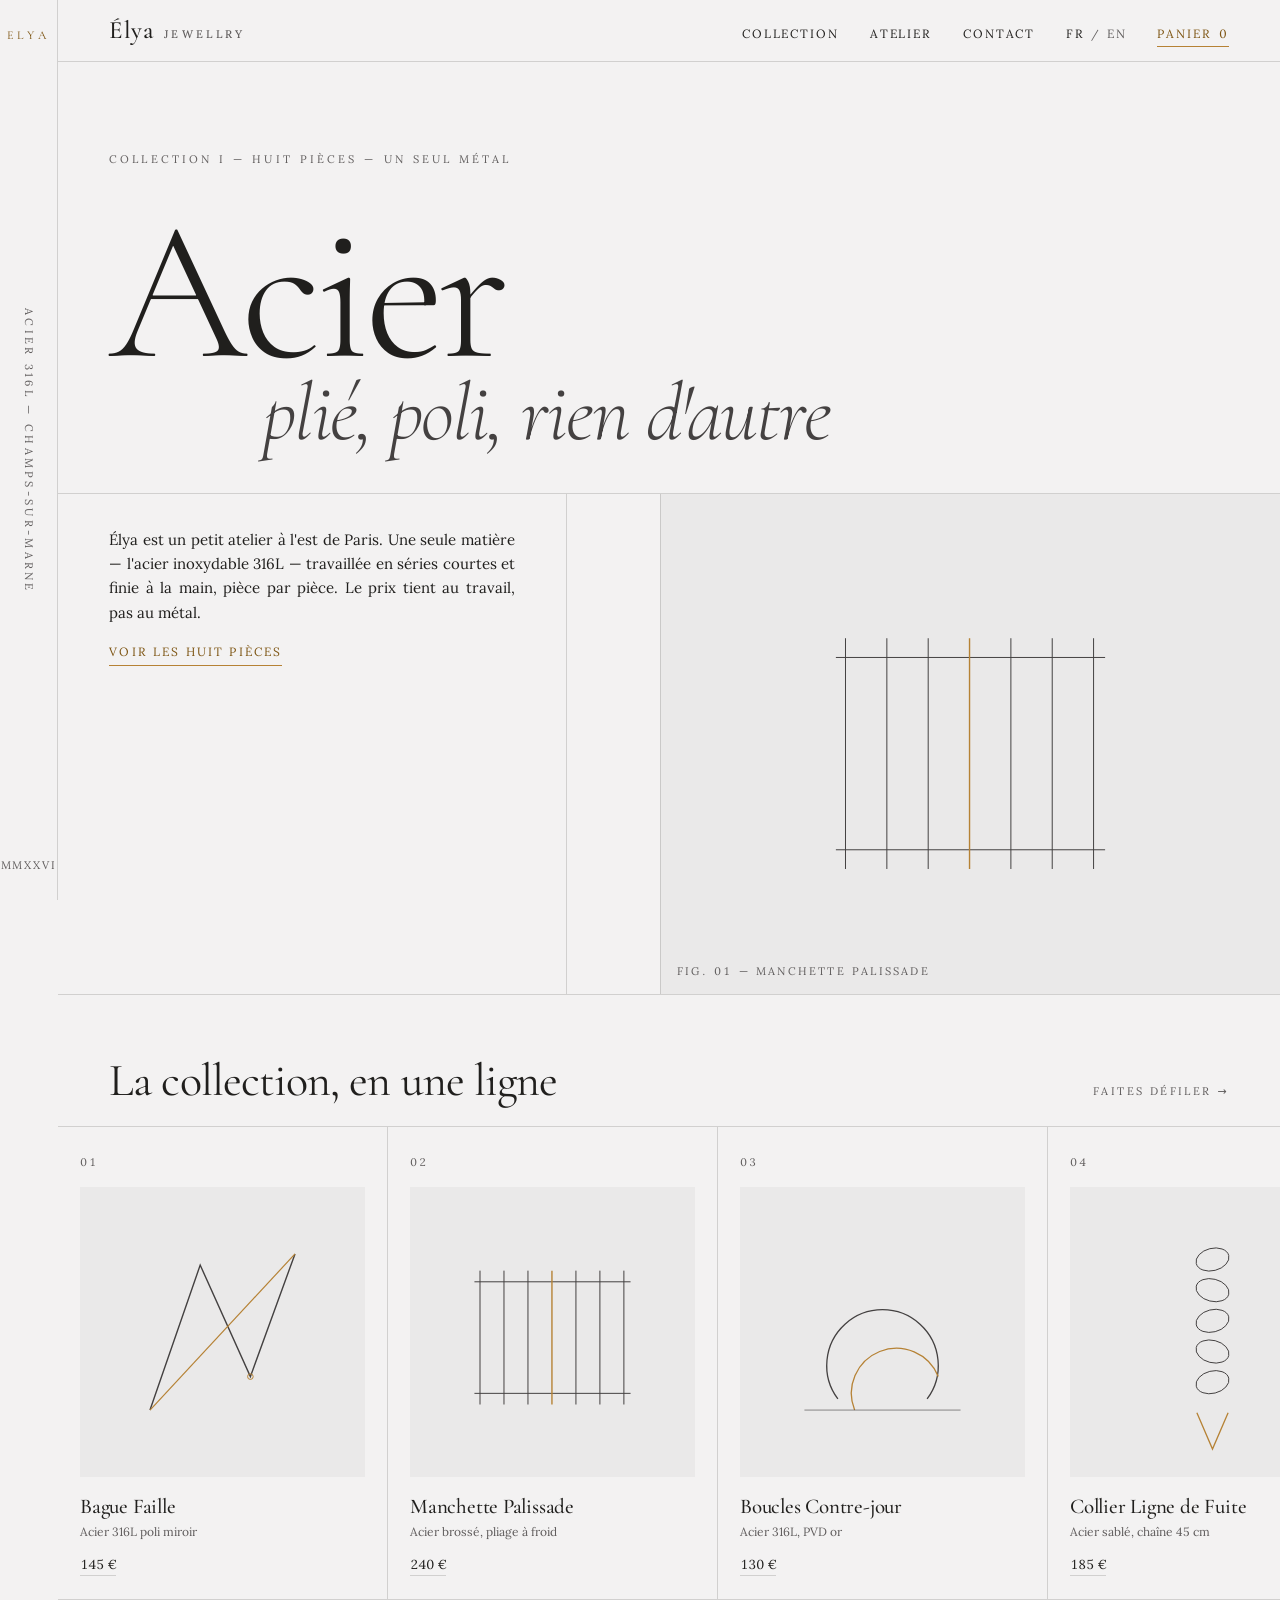
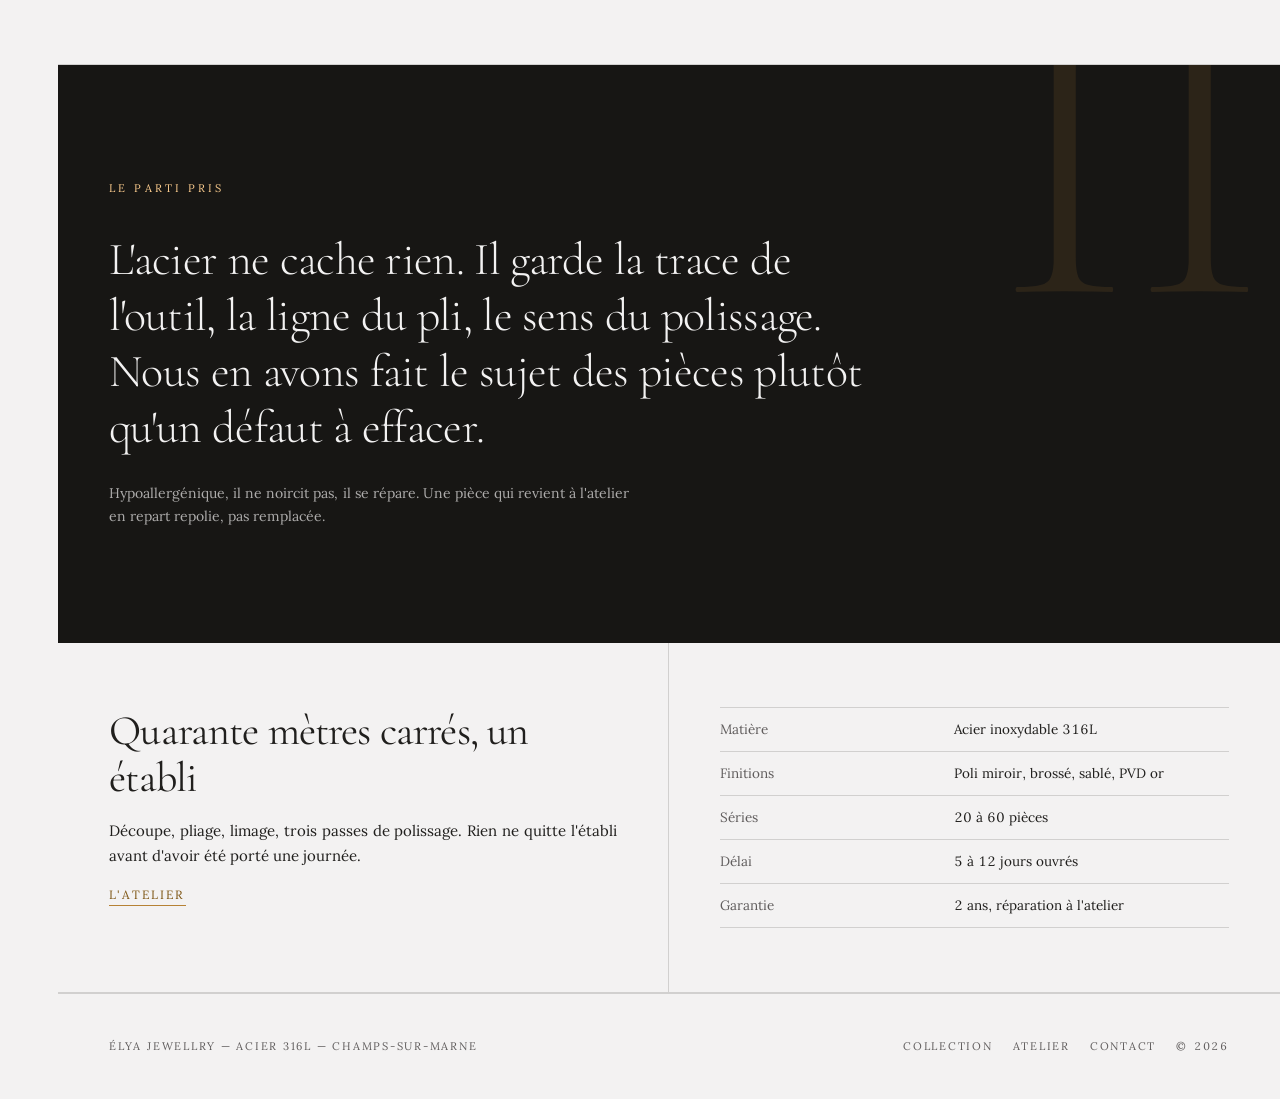
<file: index.html>
<!DOCTYPE html>
<html lang="fr">
<head>
  <meta charset="utf-8">
  <meta name="viewport" content="width=device-width, initial-scale=1">
  <title>Élya Jewellry — bijoux en acier 316L, Champs-sur-Marne</title>
  <meta name="description" content="Petit atelier à l'est de Paris. Une seule matière, l'acier inoxydable 316L, travaillée en séries courtes et finie à la main, pièce par pièce.">
  <link rel="stylesheet" href="styles.css">
</head>
<body>
  <a class="skip-link" href="#contenu" data-skip data-en="Skip to content">Aller au contenu</a>
  <div style="display: flex; min-height: 100vh; background: var(--color-bg); color: var(--color-text); font-family: var(--font-body); position: relative; overflow-x: hidden;">
    <aside aria-hidden="true" style="width: 58px; flex: 0 0 58px; border-right: 1px solid var(--color-divider); position: sticky; top: 0px; height: 100vh; display: flex; flex-direction: column; align-items: center; justify-content: space-between; padding: 26px 0px;" data-rail="">
      <span style="font-family: var(--font-heading); font-size: 12px; letter-spacing: 0.34em; text-transform: uppercase; color: var(--color-accent-700); font-feature-settings: &quot;tnum&quot;;">ELYA</span>
      <span data-en="Steel 316L — Champs-sur-Marne" style="writing-mode: vertical-rl; font-size: 11px; letter-spacing: 0.3em; text-transform: uppercase; color: var(--color-neutral-700);">Acier 316L — Champs-sur-Marne</span>
      <span style="font-size: 11px; letter-spacing: 0.16em; color: var(--color-neutral-700); font-feature-settings: &quot;tnum&quot;;">MMXXVI</span>
    </aside>
    <div style="flex: 1 1 auto; min-width: 0px;">
      <header style="position: sticky; top: 0px; z-index: 30; background: var(--color-bg); border-bottom: 1px solid var(--color-divider); display: flex; align-items: baseline; justify-content: space-between; gap: clamp(14px, 2.4vw, 34px); padding: 18px clamp(16px, 4vw, 54px) 14px; flex-wrap: wrap;">
        <a href="index.html" style="font-family: var(--font-heading); font-weight: 500; font-size: clamp(19px, 2.2vw, 25px); letter-spacing: 0.02em; color: var(--color-text); line-height: 1;">Élya<span style="font-family: var(--font-body); font-size: 11px; letter-spacing: 0.3em; text-transform: uppercase; color: var(--color-neutral-700); margin-left: 10px;">Jewellry</span></a>
        <nav style="display: flex; align-items: baseline; gap: clamp(14px, 2.4vw, 34px); font-size: 12px; letter-spacing: 0.16em; text-transform: uppercase; flex-wrap: wrap;">
          <a href="collection.html" data-en="Collection" style="color: var(--color-text);" data-nav="collection">Collection</a>
          <a href="atelier.html" data-en="Workshop" style="color: var(--color-text);" data-nav="atelier">Atelier</a>
          <a href="contact.html" data-en="Contact" style="color: var(--color-text);" data-nav="contact">Contact</a>
          <span style="display: inline-flex; gap: 6px; align-items: baseline; color: var(--color-neutral-700);">
            <button type="button" class="as-link" style="color: var(--color-text);" data-lang="fr" lang="fr" aria-pressed="true">FR</button>
            <span style="font-size: 11px;">/</span>
            <button type="button" class="as-link" style="color: var(--color-neutral-700);" data-lang="en" lang="en" aria-pressed="false">EN</button>
          </span>
        </nav>
        <button type="button" class="as-link" style="font-size: 12px; letter-spacing: 0.16em; text-transform: uppercase; color: var(--color-accent-700); border-bottom: 1px solid var(--color-accent); padding-bottom: 2px; font-feature-settings: &quot;tnum&quot;;" data-cart-open="" aria-expanded="false" aria-controls="panier"><span data-en="Cart">Panier</span><span style="margin-left: 7px;" data-cart-count="">0</span></button>
      </header>
      <main id="contenu" tabindex="-1">
        <section style="display: grid; grid-template-columns: repeat(12, 1fr); align-items: end; padding: clamp(36px, 7vw, 96px) 0px 0px; border-bottom: 1px solid var(--color-divider);">
          <div style="grid-column: 1 / -1; padding: 0px clamp(16px, 4vw, 54px);" data-col="">
            <p data-en="Collection I — eight pieces — steel only" style="font-size: 11px; letter-spacing: 0.28em; text-transform: uppercase; color: var(--color-neutral-700); margin: 0px 0px clamp(18px, 4vw, 44px); font-feature-settings: &quot;tnum&quot;;">Collection I — huit pièces — un seul métal</p>
            <h1 style="font-family: var(--font-heading); font-weight: 300; font-size: clamp(66px, 15.5vw, 232px); line-height: 0.82; letter-spacing: -0.03em; margin: 0px; white-space: nowrap;">Acier</h1>
            <p data-en="folded, polished, nothing else" style="font-family: var(--font-heading); font-style: italic; font-weight: 300; font-size: clamp(28px, 6.4vw, 96px); line-height: 0.95; letter-spacing: -0.02em; margin: 0px 0px clamp(22px, 4vw, 40px); padding-left: clamp(30px, 12vw, 190px); color: var(--color-neutral-800);">plié, poli, rien d'autre</p>
          </div>
          <div style="grid-column: 1 / span 12; display: grid; grid-template-columns: repeat(12, 1fr); gap: 0px; border-top: 1px solid var(--color-divider);" data-col="">
            <div style="grid-column: 1 / span 5; padding: clamp(20px, 3vw, 34px) clamp(16px, 4vw, 54px); border-right: 1px solid var(--color-divider);" data-col="">
              <p data-en="Élya is a small workshop east of Paris. One material — 316L stainless steel — worked in short runs and finished by hand, piece by piece. Prices are set on the work, not on the metal." style="text-align: justify; hyphens: auto; font-size: 15px; line-height: 1.62; margin: 0px;">Élya est un petit atelier à l'est de Paris. Une seule matière — l'acier inoxydable 316L — travaillée en séries courtes et finie à la main, pièce par pièce. Le prix tient au travail, pas au métal.</p>
              <a href="collection.html" data-en="See the eight pieces" style="display: inline-block; margin-top: 18px; font-size: 12px; letter-spacing: 0.18em; text-transform: uppercase; border-bottom: 1px solid var(--color-accent); padding-bottom: 3px;">Voir les huit pièces</a>
            </div>
            <div style="grid-column: 6 / span 7; display: flex; align-items: stretch; justify-content: flex-end; padding: 0px;" data-col="">
              <div style="flex: 1 1 auto; max-width: 620px; border-left: 1px solid var(--color-divider); background: var(--color-surface); position: relative; min-height: clamp(260px, 42vw, 500px);">
                <div style="position: absolute; inset: 0px;"><img src="images/bars.svg" alt="" aria-hidden="true" style="display: block; width: 100%; height: 100%"></div>
                <span style="position: absolute; left: 16px; bottom: 14px; font-size: 11px; letter-spacing: 0.2em; text-transform: uppercase; color: var(--color-neutral-700); font-feature-settings: &quot;tnum&quot;;">Fig. 01 — Manchette Palissade</span>
              </div>
            </div>
          </div>
        </section>
        <section style="padding: clamp(28px, 5vw, 60px) 0px clamp(34px, 5vw, 70px); border-bottom: 1px solid var(--color-divider);">
          <div style="display: flex; align-items: baseline; justify-content: space-between; padding: 0px clamp(16px, 4vw, 54px) 20px; gap: 16px; flex-wrap: wrap;">
            <h2 data-en="The collection, in a line" style="font-family: var(--font-heading); font-weight: 400; font-size: clamp(26px, 3.6vw, 46px); margin: 0px; letter-spacing: -0.02em;">La collection, en une ligne</h2>
            <span data-en="Scroll →" style="font-size: 11px; letter-spacing: 0.22em; text-transform: uppercase; color: var(--color-neutral-700);">Faites défiler →</span>
          </div>
          <div style="display: flex; gap: 0px; overflow-x: auto; scroll-snap-type: x mandatory; border-top: 1px solid var(--color-divider); border-bottom: 1px solid var(--color-divider); padding: 0px;">
            <a href="piece.html?id=faille" style="flex: 0 0 auto; width: clamp(232px, 27vw, 330px); scroll-snap-align: start; border-right: 1px solid var(--color-divider); padding: 22px 22px 24px; color: var(--color-text); display: block;">
              <span style="font-size: 11px; letter-spacing: 0.2em; color: var(--color-neutral-700); font-feature-settings: &quot;tnum&quot;;">01</span>
              <div style="height: clamp(210px, 24vw, 290px); margin: 14px 0px 18px; background: var(--color-surface); position: relative;">
                <div style="position: absolute; inset: 0px;"><img src="images/fold.svg" alt="" aria-hidden="true" style="display: block; width: 100%; height: 100%"></div>
              </div>
              <h3 style="font-family: var(--font-heading); font-weight: 500; font-size: 21px; margin: 0px 0px 5px; letter-spacing: -0.01em;">Bague Faille</h3>
              <p style="font-size: 12px; color: var(--color-neutral-700); margin: 0px 0px 10px;" data-en="316L steel, mirror polish">Acier 316L poli miroir</p>
              <span style="font-size: 13px; font-feature-settings: &quot;tnum&quot;; border-bottom: 1px solid var(--color-divider); padding-bottom: 2px;">145 €</span>
            </a>
            <a href="piece.html?id=palissade" style="flex: 0 0 auto; width: clamp(232px, 27vw, 330px); scroll-snap-align: start; border-right: 1px solid var(--color-divider); padding: 22px 22px 24px; color: var(--color-text); display: block;">
              <span style="font-size: 11px; letter-spacing: 0.2em; color: var(--color-neutral-700); font-feature-settings: &quot;tnum&quot;;">02</span>
              <div style="height: clamp(210px, 24vw, 290px); margin: 14px 0px 18px; background: var(--color-surface); position: relative;">
                <div style="position: absolute; inset: 0px;"><img src="images/bars.svg" alt="" aria-hidden="true" style="display: block; width: 100%; height: 100%"></div>
              </div>
              <h3 style="font-family: var(--font-heading); font-weight: 500; font-size: 21px; margin: 0px 0px 5px; letter-spacing: -0.01em;">Manchette Palissade</h3>
              <p style="font-size: 12px; color: var(--color-neutral-700); margin: 0px 0px 10px;" data-en="Brushed steel, cold-folded">Acier brossé, pliage à froid</p>
              <span style="font-size: 13px; font-feature-settings: &quot;tnum&quot;; border-bottom: 1px solid var(--color-divider); padding-bottom: 2px;">240 €</span>
            </a>
            <a href="piece.html?id=contrejour" style="flex: 0 0 auto; width: clamp(232px, 27vw, 330px); scroll-snap-align: start; border-right: 1px solid var(--color-divider); padding: 22px 22px 24px; color: var(--color-text); display: block;">
              <span style="font-size: 11px; letter-spacing: 0.2em; color: var(--color-neutral-700); font-feature-settings: &quot;tnum&quot;;">03</span>
              <div style="height: clamp(210px, 24vw, 290px); margin: 14px 0px 18px; background: var(--color-surface); position: relative;">
                <div style="position: absolute; inset: 0px;"><img src="images/arcs.svg" alt="" aria-hidden="true" style="display: block; width: 100%; height: 100%"></div>
              </div>
              <h3 style="font-family: var(--font-heading); font-weight: 500; font-size: 21px; margin: 0px 0px 5px; letter-spacing: -0.01em;">Boucles Contre-jour</h3>
              <p style="font-size: 12px; color: var(--color-neutral-700); margin: 0px 0px 10px;" data-en="316L steel, gold PVD">Acier 316L, PVD or</p>
              <span style="font-size: 13px; font-feature-settings: &quot;tnum&quot;; border-bottom: 1px solid var(--color-divider); padding-bottom: 2px;">130 €</span>
            </a>
            <a href="piece.html?id=lignedefuite" style="flex: 0 0 auto; width: clamp(232px, 27vw, 330px); scroll-snap-align: start; border-right: 1px solid var(--color-divider); padding: 22px 22px 24px; color: var(--color-text); display: block;">
              <span style="font-size: 11px; letter-spacing: 0.2em; color: var(--color-neutral-700); font-feature-settings: &quot;tnum&quot;;">04</span>
              <div style="height: clamp(210px, 24vw, 290px); margin: 14px 0px 18px; background: var(--color-surface); position: relative;">
                <div style="position: absolute; inset: 0px;"><img src="images/chain.svg" alt="" aria-hidden="true" style="display: block; width: 100%; height: 100%"></div>
              </div>
              <h3 style="font-family: var(--font-heading); font-weight: 500; font-size: 21px; margin: 0px 0px 5px; letter-spacing: -0.01em;">Collier Ligne de Fuite</h3>
              <p style="font-size: 12px; color: var(--color-neutral-700); margin: 0px 0px 10px;" data-en="Sandblasted steel, 45 cm chain">Acier sablé, chaîne 45 cm</p>
              <span style="font-size: 13px; font-feature-settings: &quot;tnum&quot;; border-bottom: 1px solid var(--color-divider); padding-bottom: 2px;">185 €</span>
            </a>
            <a href="piece.html?id=serrure" style="flex: 0 0 auto; width: clamp(232px, 27vw, 330px); scroll-snap-align: start; border-right: 1px solid var(--color-divider); padding: 22px 22px 24px; color: var(--color-text); display: block;">
              <span style="font-size: 11px; letter-spacing: 0.2em; color: var(--color-neutral-700); font-feature-settings: &quot;tnum&quot;;">05</span>
              <div style="height: clamp(210px, 24vw, 290px); margin: 14px 0px 18px; background: var(--color-surface); position: relative;">
                <div style="position: absolute; inset: 0px;"><img src="images/ring.svg" alt="" aria-hidden="true" style="display: block; width: 100%; height: 100%"></div>
              </div>
              <h3 style="font-family: var(--font-heading); font-weight: 500; font-size: 21px; margin: 0px 0px 5px; letter-spacing: -0.01em;">Bague Serrure</h3>
              <p style="font-size: 12px; color: var(--color-neutral-700); margin: 0px 0px 10px;" data-en="Double band, polished steel">Double anneau, acier poli</p>
              <span style="font-size: 13px; font-feature-settings: &quot;tnum&quot;; border-bottom: 1px solid var(--color-divider); padding-bottom: 2px;">160 €</span>
            </a>
            <a href="piece.html?id=echo" style="flex: 0 0 auto; width: clamp(232px, 27vw, 330px); scroll-snap-align: start; border-right: 1px solid var(--color-divider); padding: 22px 22px 24px; color: var(--color-text); display: block;">
              <span style="font-size: 11px; letter-spacing: 0.2em; color: var(--color-neutral-700); font-feature-settings: &quot;tnum&quot;;">06</span>
              <div style="height: clamp(210px, 24vw, 290px); margin: 14px 0px 18px; background: var(--color-surface); position: relative;">
                <div style="position: absolute; inset: 0px;"><img src="images/disc.svg" alt="" aria-hidden="true" style="display: block; width: 100%; height: 100%"></div>
              </div>
              <h3 style="font-family: var(--font-heading); font-weight: 500; font-size: 21px; margin: 0px 0px 5px; letter-spacing: -0.01em;">Créoles Écho</h3>
              <p style="font-size: 12px; color: var(--color-neutral-700); margin: 0px 0px 10px;" data-en="Brushed 316L steel, ø 28 mm">Acier 316L brossé, ø 28 mm</p>
              <span style="font-size: 13px; font-feature-settings: &quot;tnum&quot;; border-bottom: 1px solid var(--color-divider); padding-bottom: 2px;">110 €</span>
            </a>
            <a href="piece.html?id=etau" style="flex: 0 0 auto; width: clamp(232px, 27vw, 330px); scroll-snap-align: start; border-right: 1px solid var(--color-divider); padding: 22px 22px 24px; color: var(--color-text); display: block;">
              <span style="font-size: 11px; letter-spacing: 0.2em; color: var(--color-neutral-700); font-feature-settings: &quot;tnum&quot;;">07</span>
              <div style="height: clamp(210px, 24vw, 290px); margin: 14px 0px 18px; background: var(--color-surface); position: relative;">
                <div style="position: absolute; inset: 0px;"><img src="images/clamp.svg" alt="" aria-hidden="true" style="display: block; width: 100%; height: 100%"></div>
              </div>
              <h3 style="font-family: var(--font-heading); font-weight: 500; font-size: 21px; margin: 0px 0px 5px; letter-spacing: -0.01em;">Bracelet Étau</h3>
              <p style="font-size: 12px; color: var(--color-neutral-700); margin: 0px 0px 10px;" data-en="Cold-folded steel, no solder">Acier plié à froid, sans soudure</p>
              <span style="font-size: 13px; font-feature-settings: &quot;tnum&quot;; border-bottom: 1px solid var(--color-divider); padding-bottom: 2px;">210 €</span>
            </a>
            <a href="piece.html?id=rivet" style="flex: 0 0 auto; width: clamp(232px, 27vw, 330px); scroll-snap-align: start; border-right: 1px solid var(--color-divider); padding: 22px 22px 24px; color: var(--color-text); display: block;">
              <span style="font-size: 11px; letter-spacing: 0.2em; color: var(--color-neutral-700); font-feature-settings: &quot;tnum&quot;;">08</span>
              <div style="height: clamp(210px, 24vw, 290px); margin: 14px 0px 18px; background: var(--color-surface); position: relative;">
                <div style="position: absolute; inset: 0px;"><img src="images/stud.svg" alt="" aria-hidden="true" style="display: block; width: 100%; height: 100%"></div>
              </div>
              <h3 style="font-family: var(--font-heading); font-weight: 500; font-size: 21px; margin: 0px 0px 5px; letter-spacing: -0.01em;">Piercing Rivet</h3>
              <p style="font-size: 12px; color: var(--color-neutral-700); margin: 0px 0px 10px;" data-en="Surgical steel, internal thread">Acier chirurgical, filetage interne</p>
              <span style="font-size: 13px; font-feature-settings: &quot;tnum&quot;; border-bottom: 1px solid var(--color-divider); padding-bottom: 2px;">95 €</span>
            </a>
          </div>
        </section>
        <section style="background: rgb(23, 22, 20); color: rgb(243, 242, 242); position: relative; overflow: hidden; padding: clamp(52px, 9vw, 128px) clamp(16px, 4vw, 54px);">
          <span style="position: absolute; right: clamp(-10px, 1vw, 30px); top: -0.16em; font-family: var(--font-heading); font-weight: 300; font-size: clamp(200px, 32vw, 460px); line-height: 0.8; color: rgba(182, 130, 53, 0.13); pointer-events: none; font-feature-settings: &quot;tnum&quot;;">II</span>
          <div style="max-width: 780px; position: relative;">
            <p data-en="The position" style="font-size: 11px; letter-spacing: 0.28em; text-transform: uppercase; color: var(--color-accent-300); margin: 0px 0px clamp(20px, 3vw, 34px);">Le parti pris</p>
            <p data-en="Steel hides nothing. It keeps the mark of the tool, the line of the fold, the direction of the polish. We took that as the design brief rather than a defect to sand away." style="font-family: var(--font-heading); font-weight: 300; font-size: clamp(25px, 3.6vw, 46px); line-height: 1.22; letter-spacing: -0.015em; margin: 0px 0px 26px;">L'acier ne cache rien. Il garde la trace de l'outil, la ligne du pli, le sens du polissage. Nous en avons fait le sujet des pièces plutôt qu'un défaut à effacer.</p>
            <p data-en="Hypoallergenic, non-tarnishing, repairable. A piece that comes back to the workshop leaves it repolished, not replaced." style="font-family: var(--font-body); font-size: 14px; line-height: 1.66; color: rgba(243, 242, 242, 0.68); max-width: 520px; text-align: justify; hyphens: auto; margin: 0px;">Hypoallergénique, il ne noircit pas, il se répare. Une pièce qui revient à l'atelier en repart repolie, pas remplacée.</p>
          </div>
        </section>
        <section style="display: grid; grid-template-columns: repeat(12, 1fr); border-bottom: 1px solid var(--color-divider);">
          <div style="grid-column: 1 / span 6; padding: clamp(30px, 5vw, 68px) clamp(16px, 4vw, 54px); border-right: 1px solid var(--color-divider);" data-col="">
            <h2 data-en="Forty square metres, one bench" style="font-family: var(--font-heading); font-weight: 400; font-size: clamp(26px, 3.4vw, 42px); margin: 0px 0px 18px; letter-spacing: -0.02em;">Quarante mètres carrés, un établi</h2>
            <p data-en="Cutting, folding, filing, three polishing stages. Nothing leaves the bench before it has been worn for a day." style="text-align: justify; hyphens: auto; font-size: 15px; line-height: 1.62; margin: 0px 0px 14px;">Découpe, pliage, limage, trois passes de polissage. Rien ne quitte l'établi avant d'avoir été porté une journée.</p>
            <a href="atelier.html" data-en="The workshop" style="font-size: 12px; letter-spacing: 0.18em; text-transform: uppercase; border-bottom: 1px solid var(--color-accent); padding-bottom: 3px;">L'atelier</a>
          </div>
          <div style="grid-column: 7 / span 6; padding: clamp(30px, 5vw, 68px) clamp(16px, 4vw, 54px);" data-col="">
            <table style="width: 100%; border-collapse: collapse; font-size: 13.5px; font-feature-settings: &quot;tnum&quot;;">
              <tbody>
                <tr style="border-top: 1px solid var(--color-divider);"><th data-en="Material" style="text-align: left; font-weight: 400; padding: 11px 0px; color: var(--color-neutral-700); width: 46%;">Matière</th><td data-en="316L stainless steel" style="padding: 11px 0px;">Acier inoxydable 316L</td></tr>
                <tr style="border-top: 1px solid var(--color-divider);"><th data-en="Finishes" style="text-align: left; font-weight: 400; padding: 11px 0px; color: var(--color-neutral-700);">Finitions</th><td data-en="Mirror, brushed, sandblasted, gold PVD" style="padding: 11px 0px;">Poli miroir, brossé, sablé, PVD or</td></tr>
                <tr style="border-top: 1px solid var(--color-divider);"><th data-en="Runs" style="text-align: left; font-weight: 400; padding: 11px 0px; color: var(--color-neutral-700);">Séries</th><td data-en="20 to 60 pieces" style="padding: 11px 0px;">20 à 60 pièces</td></tr>
                <tr style="border-top: 1px solid var(--color-divider);"><th data-en="Lead time" style="text-align: left; font-weight: 400; padding: 11px 0px; color: var(--color-neutral-700);">Délai</th><td data-en="5 to 12 working days" style="padding: 11px 0px;">5 à 12 jours ouvrés</td></tr>
                <tr style="border-top: 1px solid var(--color-divider); border-bottom: 1px solid var(--color-divider);"><th data-en="Warranty" style="text-align: left; font-weight: 400; padding: 11px 0px; color: var(--color-neutral-700);">Garantie</th><td data-en="2 years, repaired at the bench" style="padding: 11px 0px;">2 ans, réparation à l'atelier</td></tr>
              </tbody>
            </table>
          </div>
        </section>
      </main>
      <footer style="border-top: 1px solid var(--color-divider); padding: clamp(24px, 4vw, 44px) clamp(16px, 4vw, 54px); display: flex; justify-content: space-between; gap: 18px; flex-wrap: wrap; font-size: 11px; letter-spacing: 0.16em; text-transform: uppercase; color: var(--color-neutral-700);">
        <span data-en="Élya Jewellry — 316L steel — Champs-sur-Marne">Élya Jewellry — acier 316L — Champs-sur-Marne</span>
        <span style="display: flex; gap: 20px; flex-wrap: wrap;">
          <a href="collection.html" data-en="Collection" style="color: var(--color-neutral-700);">Collection</a>
          <a href="atelier.html" data-en="Workshop" style="color: var(--color-neutral-700);">Atelier</a>
          <a href="contact.html" style="color: var(--color-neutral-700);">Contact</a>
          <span style="font-feature-settings: &quot;tnum&quot;;">© 2026</span>
        </span>
      </footer>
    </div>
  </div>
  <div style="position: fixed; inset: 0px; z-index: 60; display: flex; justify-content: flex-end; background: rgba(23, 22, 20, 0.28);" data-cart="" id="panier" role="dialog" aria-modal="true" aria-label="Panier" hidden="">
    <div style="flex: 1 1 auto;" data-cart-close="" aria-hidden="true"></div>
    <div style="width: min(400px, 92vw); background: var(--color-bg); border-left: 1px solid var(--color-divider); padding: 24px clamp(18px, 3vw, 30px); overflow-y: auto; box-shadow: var(--shadow-lg);">
      <div style="display: flex; justify-content: space-between; align-items: baseline; border-bottom: 1px solid var(--color-divider); padding-bottom: 12px; margin-bottom: 18px;">
        <span data-en="Cart" style="font-size: 11px; letter-spacing: 0.24em; text-transform: uppercase;">Panier</span>
        <button type="button" class="as-link" data-en="Close" style="font-size: 11px; letter-spacing: 0.2em; text-transform: uppercase; color: var(--color-neutral-700);" data-cart-close="">Fermer</button>
      </div>
      <p data-en="Empty for now." style="font-size: 14px; color: var(--color-neutral-700); margin: 0px;" data-cart-empty="">Vide pour l'instant.</p>
      <div data-cart-lines=""></div><div style="display: flex; justify-content: space-between; align-items: baseline; border-top: 1px solid var(--color-text); padding-top: 12px; margin-top: 4px;">
        <span data-en="Total" style="font-size: 11px; letter-spacing: 0.22em; text-transform: uppercase;">Total</span>
        <span style="font-family: var(--font-heading); font-size: 22px; font-feature-settings: &quot;tnum&quot;;" data-cart-total="">0 €</span>
      </div>
      <button class="btn btn-primary btn-block" data-en="Checkout" style="margin-top: 18px; letter-spacing: 0.14em; text-transform: uppercase; font-size: 12px; padding: 13px;">Passer commande</button>
      <p data-en="Mockup — no payment is processed." style="font-size: 11.5px; color: var(--color-neutral-700); margin: 12px 0px 0px; line-height: 1.55;">Maquette — aucun paiement n'est traité.</p>
    </div>
  </div>
  <script src="main.js" defer></script>
</body>
</html>
</file>
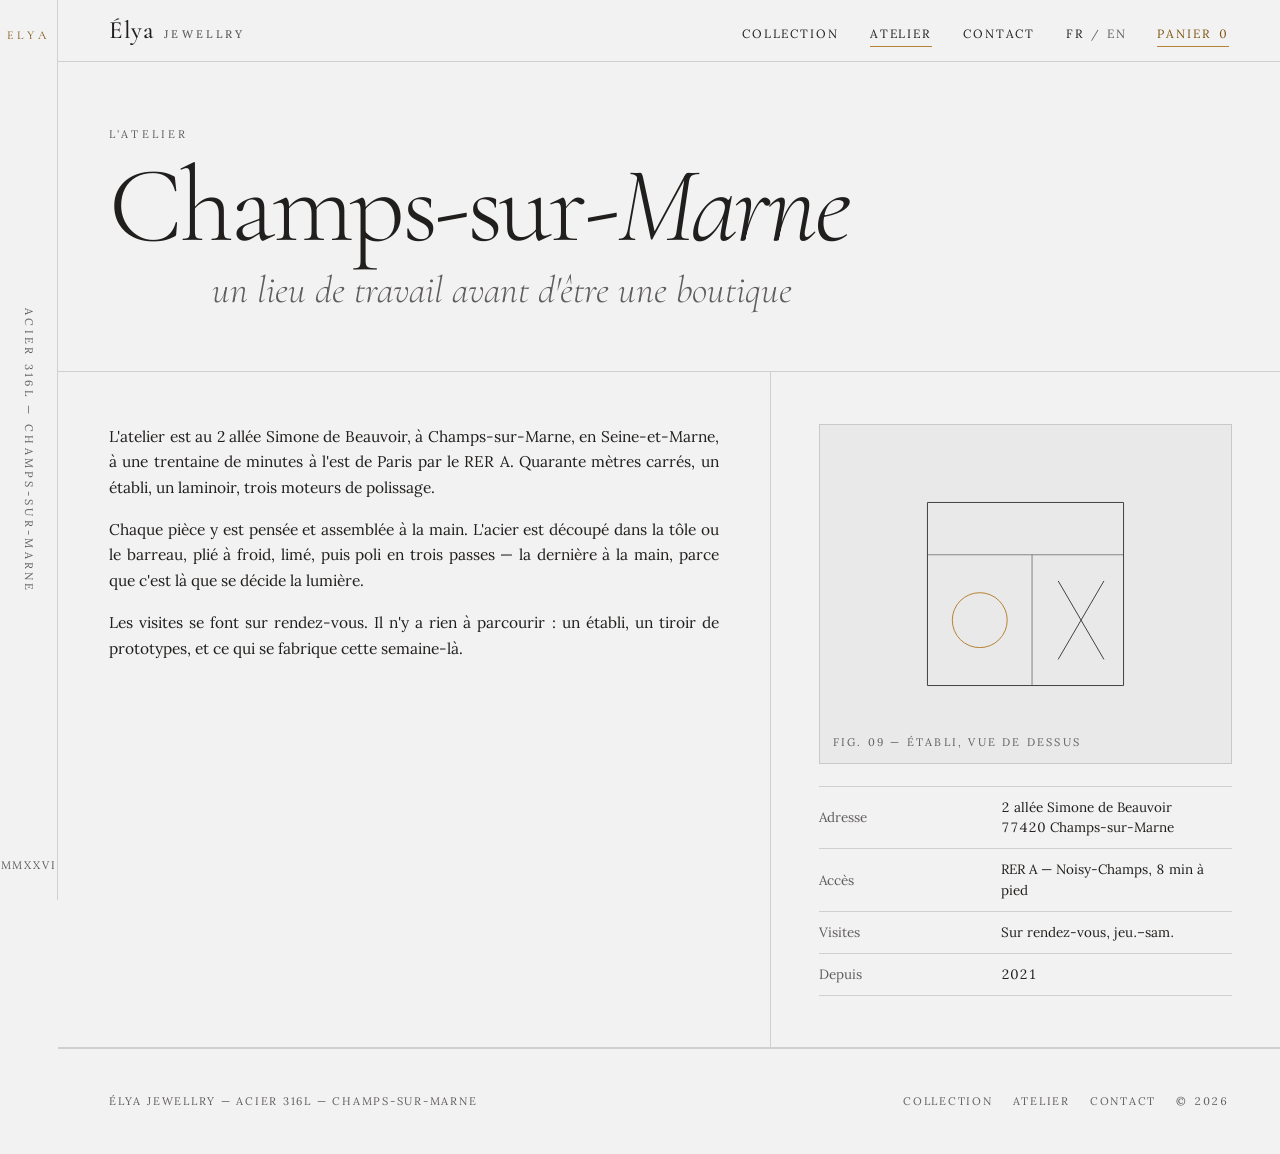
<file: atelier.html>
<!DOCTYPE html>
<html lang="fr">
<head>
  <meta charset="utf-8">
  <meta name="viewport" content="width=device-width, initial-scale=1">
  <title>L'atelier de Champs-sur-Marne — Élya Jewellry</title>
  <meta name="description" content="Quarante mètres carrés et un établi à Champs-sur-Marne : découpe, pliage à froid, limage et trois passes de polissage. Visites sur rendez-vous.">
  <link rel="stylesheet" href="styles.css">
</head>
<body>
  <a class="skip-link" href="#contenu" data-skip data-en="Skip to content">Aller au contenu</a>
  <div style="display: flex; min-height: 100vh; background: var(--color-bg); color: var(--color-text); font-family: var(--font-body); position: relative; overflow-x: hidden;">
    <aside aria-hidden="true" style="width: 58px; flex: 0 0 58px; border-right: 1px solid var(--color-divider); position: sticky; top: 0px; height: 100vh; display: flex; flex-direction: column; align-items: center; justify-content: space-between; padding: 26px 0px;" data-rail="">
      <span style="font-family: var(--font-heading); font-size: 12px; letter-spacing: 0.34em; text-transform: uppercase; color: var(--color-accent-700); font-feature-settings: &quot;tnum&quot;;">ELYA</span>
      <span data-en="Steel 316L — Champs-sur-Marne" style="writing-mode: vertical-rl; font-size: 11px; letter-spacing: 0.3em; text-transform: uppercase; color: var(--color-neutral-700);">Acier 316L — Champs-sur-Marne</span>
      <span style="font-size: 11px; letter-spacing: 0.16em; color: var(--color-neutral-700); font-feature-settings: &quot;tnum&quot;;">MMXXVI</span>
    </aside>
    <div style="flex: 1 1 auto; min-width: 0px;">
      <header style="position: sticky; top: 0px; z-index: 30; background: var(--color-bg); border-bottom: 1px solid var(--color-divider); display: flex; align-items: baseline; justify-content: space-between; gap: clamp(14px, 2.4vw, 34px); padding: 18px clamp(16px, 4vw, 54px) 14px; flex-wrap: wrap;">
        <a href="index.html" style="font-family: var(--font-heading); font-weight: 500; font-size: clamp(19px, 2.2vw, 25px); letter-spacing: 0.02em; color: var(--color-text); line-height: 1;">Élya<span style="font-family: var(--font-body); font-size: 11px; letter-spacing: 0.3em; text-transform: uppercase; color: var(--color-neutral-700); margin-left: 10px;">Jewellry</span></a>
        <nav style="display: flex; align-items: baseline; gap: clamp(14px, 2.4vw, 34px); font-size: 12px; letter-spacing: 0.16em; text-transform: uppercase; flex-wrap: wrap;">
          <a href="collection.html" data-en="Collection" style="color: var(--color-text);" data-nav="collection">Collection</a>
          <a href="atelier.html" data-en="Workshop" style="color: var(--color-text);" data-nav="atelier" data-active="" aria-current="page">Atelier</a>
          <a href="contact.html" data-en="Contact" style="color: var(--color-text);" data-nav="contact">Contact</a>
          <span style="display: inline-flex; gap: 6px; align-items: baseline; color: var(--color-neutral-700);">
            <button type="button" class="as-link" style="color: var(--color-text);" data-lang="fr" lang="fr" aria-pressed="true">FR</button>
            <span style="font-size: 11px;">/</span>
            <button type="button" class="as-link" style="color: var(--color-neutral-700);" data-lang="en" lang="en" aria-pressed="false">EN</button>
          </span>
        </nav>
        <button type="button" class="as-link" style="font-size: 12px; letter-spacing: 0.16em; text-transform: uppercase; color: var(--color-accent-700); border-bottom: 1px solid var(--color-accent); padding-bottom: 2px; font-feature-settings: &quot;tnum&quot;;" data-cart-open="" aria-expanded="false" aria-controls="panier"><span data-en="Cart">Panier</span><span style="margin-left: 7px;" data-cart-count="">0</span></button>
      </header>
      <main id="contenu" tabindex="-1" data-arrival>
        <section style="padding: clamp(30px, 5vw, 76px) clamp(16px, 4vw, 54px) 0px; border-bottom: 1px solid var(--color-divider);">
          <p data-en="The workshop" style="font-size: 11px; letter-spacing: 0.28em; text-transform: uppercase; color: var(--color-neutral-700); margin: 0px 0px 16px;">L'atelier</p>
          <h1 style="font-family: var(--font-heading); font-weight: 300; font-size: clamp(44px, 8.4vw, 122px); line-height: 0.88; letter-spacing: -0.03em; margin: 0px 0px 8px;">Champs-sur-<span style="font-style: italic;">Marne</span></h1>
          <p data-en="a place of work before a shop" style="font-family: var(--font-heading); font-style: italic; font-weight: 300; font-size: clamp(20px, 3vw, 38px); margin: 0px 0px clamp(26px, 4vw, 54px); padding-left: clamp(20px, 8vw, 130px); color: var(--color-neutral-700);">un lieu de travail avant d'être une boutique</p>
        </section>
        <section style="display: grid; grid-template-columns: repeat(12, 1fr); border-bottom: 1px solid var(--color-divider);">
          <div style="grid-column: 1 / span 7; padding: clamp(28px, 4vw, 60px) clamp(16px, 4vw, 54px); border-right: 1px solid var(--color-divider);" data-col="">
            <p data-en="The workshop sits at 2 allée Simone de Beauvoir in Champs-sur-Marne, Seine-et-Marne, some thirty minutes east of Paris on the RER A. Forty square metres, one bench, a rolling mill, three polishing motors." style="text-align: justify; hyphens: auto; font-size: 15.5px; line-height: 1.66; margin: 0px 0px 16px;">L'atelier est au 2 allée Simone de Beauvoir, à Champs-sur-Marne, en Seine-et-Marne, à une trentaine de minutes à l'est de Paris par le RER A. Quarante mètres carrés, un établi, un laminoir, trois moteurs de polissage.</p>
            <p data-en="Every piece is designed and assembled here, by hand. Steel is cut from sheet or bar, folded cold, filed, then polished in three stages — the last one by hand, because that is where the light is decided." style="text-align: justify; hyphens: auto; font-size: 15.5px; line-height: 1.66; margin: 0px 0px 16px;">Chaque pièce y est pensée et assemblée à la main. L'acier est découpé dans la tôle ou le barreau, plié à froid, limé, puis poli en trois passes — la dernière à la main, parce que c'est là que se décide la lumière.</p>
            <p data-en="Visits are by appointment. There is nothing to browse: a bench, a drawer of prototypes, and whatever is being made that week." style="text-align: justify; hyphens: auto; font-size: 15.5px; line-height: 1.66; margin: 0px;">Les visites se font sur rendez-vous. Il n'y a rien à parcourir : un établi, un tiroir de prototypes, et ce qui se fabrique cette semaine-là.</p>
          </div>
          <div style="grid-column: 8 / span 5; padding: clamp(28px, 4vw, 60px) clamp(16px, 4vw, 48px);" data-col="">
            <div style="background: var(--color-surface); position: relative; height: clamp(220px, 28vw, 340px); outline: 1px solid var(--color-divider); outline-offset: -1px; margin-bottom: 22px;">
              <div style="position: absolute; inset: 0px;"><img src="images/bench.svg" alt="" aria-hidden="true" style="display: block; width: 100%; height: 100%"></div>
              <span data-en="Fig. 09 — Bench, plan view" style="position: absolute; left: 14px; bottom: 12px; font-size: 11px; letter-spacing: 0.2em; text-transform: uppercase; color: var(--color-neutral-700);">Fig. 09 — Établi, vue de dessus</span>
            </div>
            <table style="width: 100%; border-collapse: collapse; font-size: 13.5px; font-feature-settings: &quot;tnum&quot;;">
              <tbody>
                <tr style="border-top: 1px solid var(--color-divider);"><th data-en="Address" style="text-align: left; font-weight: 400; padding: 10px 0px; color: var(--color-neutral-700); width: 44%;">Adresse</th><td style="padding: 10px 0px;">2 allée Simone de Beauvoir<br>77420 Champs-sur-Marne</td></tr>
                <tr style="border-top: 1px solid var(--color-divider);"><th data-en="Access" style="text-align: left; font-weight: 400; padding: 10px 0px; color: var(--color-neutral-700);">Accès</th><td data-en="RER A — Noisy-Champs, 8 min walk" style="padding: 10px 0px;">RER A — Noisy-Champs, 8 min à pied</td></tr>
                <tr style="border-top: 1px solid var(--color-divider);"><th data-en="Visits" style="text-align: left; font-weight: 400; padding: 10px 0px; color: var(--color-neutral-700);">Visites</th><td data-en="By appointment, Thu–Sat" style="padding: 10px 0px;">Sur rendez-vous, jeu.–sam.</td></tr>
                <tr style="border-top: 1px solid var(--color-divider); border-bottom: 1px solid var(--color-divider);"><th data-en="Since" style="text-align: left; font-weight: 400; padding: 10px 0px; color: var(--color-neutral-700);">Depuis</th><td style="padding: 10px 0px;">2021</td></tr>
              </tbody>
            </table>
          </div>
        </section>
      </main>
      <footer style="border-top: 1px solid var(--color-divider); padding: clamp(24px, 4vw, 44px) clamp(16px, 4vw, 54px); display: flex; justify-content: space-between; gap: 18px; flex-wrap: wrap; font-size: 11px; letter-spacing: 0.16em; text-transform: uppercase; color: var(--color-neutral-700);">
        <span data-en="Élya Jewellry — 316L steel — Champs-sur-Marne">Élya Jewellry — acier 316L — Champs-sur-Marne</span>
        <span style="display: flex; gap: 20px; flex-wrap: wrap;">
          <a href="collection.html" data-en="Collection" style="color: var(--color-neutral-700);">Collection</a>
          <a href="atelier.html" data-en="Workshop" style="color: var(--color-neutral-700);">Atelier</a>
          <a href="contact.html" style="color: var(--color-neutral-700);">Contact</a>
          <span style="font-feature-settings: &quot;tnum&quot;;">© 2026</span>
        </span>
      </footer>
    </div>
  </div>
  <div style="position: fixed; inset: 0px; z-index: 60; display: flex; justify-content: flex-end; background: rgba(23, 22, 20, 0.28);" data-cart="" id="panier" role="dialog" aria-modal="true" aria-label="Panier" hidden="">
    <div style="flex: 1 1 auto;" data-cart-close="" aria-hidden="true"></div>
    <div style="width: min(400px, 92vw); background: var(--color-bg); border-left: 1px solid var(--color-divider); padding: 24px clamp(18px, 3vw, 30px); overflow-y: auto; box-shadow: var(--shadow-lg);">
      <div style="display: flex; justify-content: space-between; align-items: baseline; border-bottom: 1px solid var(--color-divider); padding-bottom: 12px; margin-bottom: 18px;">
        <span data-en="Cart" style="font-size: 11px; letter-spacing: 0.24em; text-transform: uppercase;">Panier</span>
        <button type="button" class="as-link" data-en="Close" style="font-size: 11px; letter-spacing: 0.2em; text-transform: uppercase; color: var(--color-neutral-700);" data-cart-close="">Fermer</button>
      </div>
      <p data-en="Empty for now." style="font-size: 14px; color: var(--color-neutral-700); margin: 0px;" data-cart-empty="">Vide pour l'instant.</p>
      <div data-cart-lines=""></div><div style="display: flex; justify-content: space-between; align-items: baseline; border-top: 1px solid var(--color-text); padding-top: 12px; margin-top: 4px;">
        <span data-en="Total" style="font-size: 11px; letter-spacing: 0.22em; text-transform: uppercase;">Total</span>
        <span style="font-family: var(--font-heading); font-size: 22px; font-feature-settings: &quot;tnum&quot;;" data-cart-total="">0 €</span>
      </div>
      <button class="btn btn-primary btn-block" data-en="Checkout" style="margin-top: 18px; letter-spacing: 0.14em; text-transform: uppercase; font-size: 12px; padding: 13px;">Passer commande</button>
      <p data-en="Mockup — no payment is processed." style="font-size: 11.5px; color: var(--color-neutral-700); margin: 12px 0px 0px; line-height: 1.55;">Maquette — aucun paiement n'est traité.</p>
    </div>
  </div>
  <script src="main.js" defer></script>
</body>
</html>
</file>
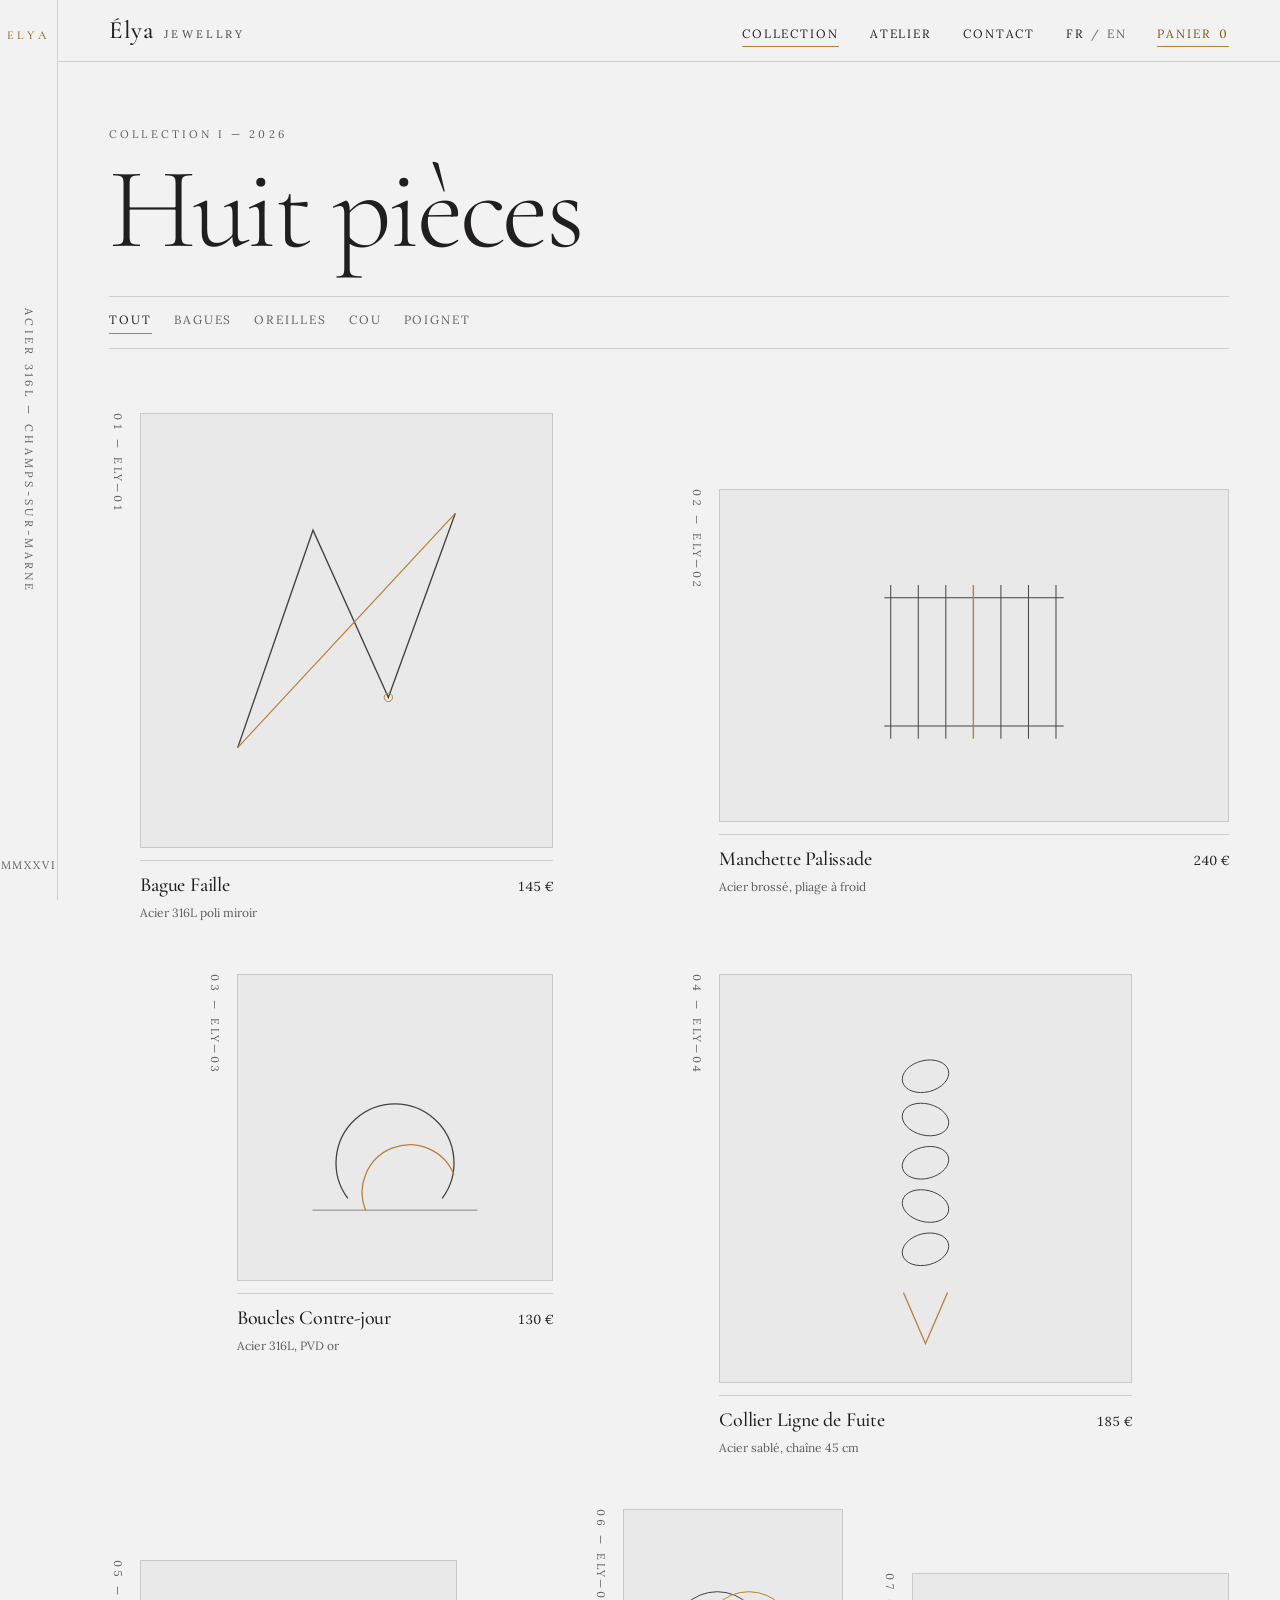
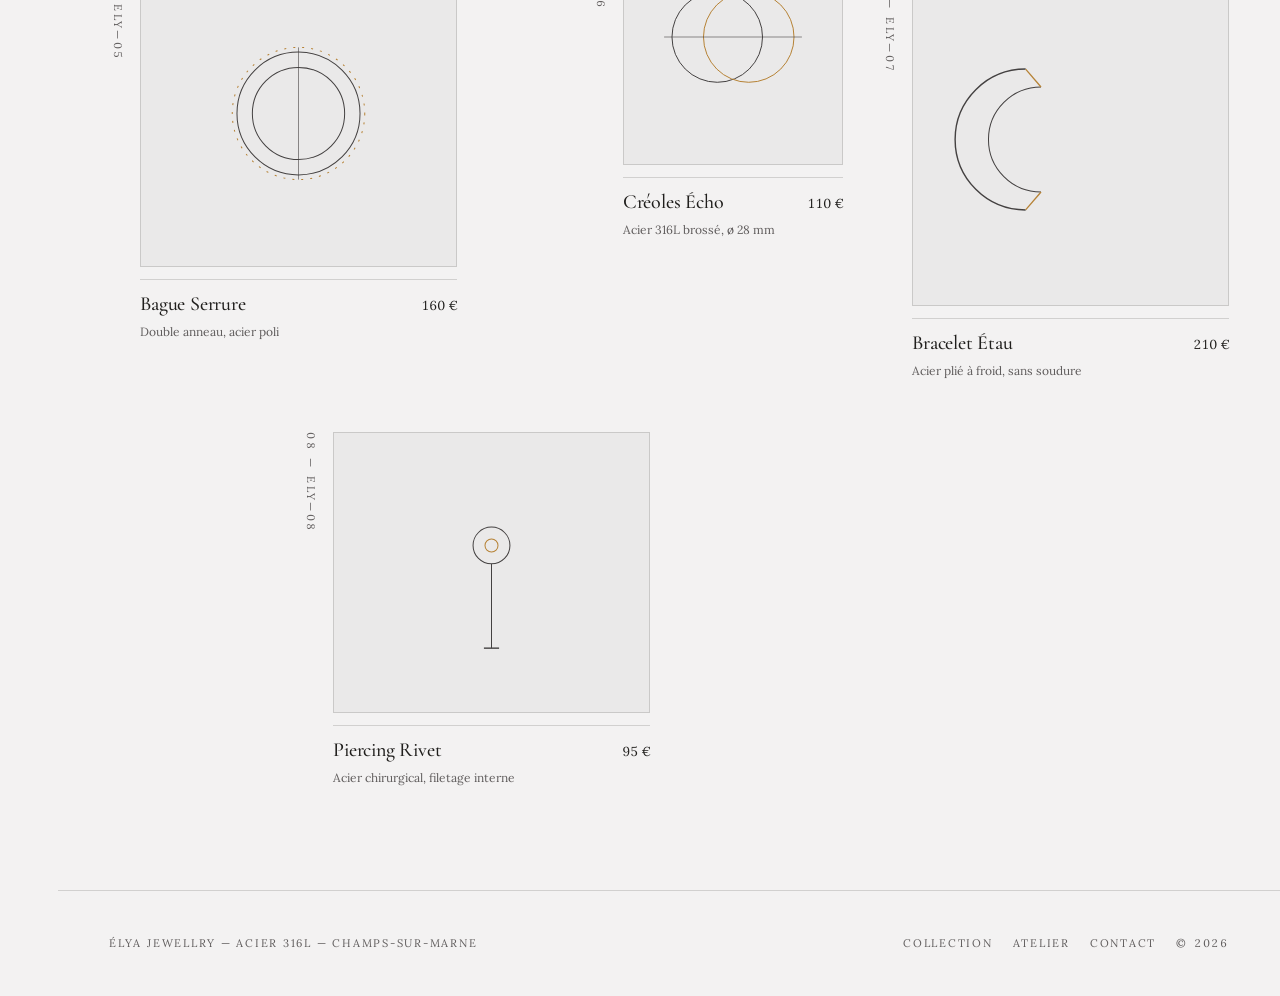
<file: collection.html>
<!DOCTYPE html>
<html lang="fr">
<head>
  <meta charset="utf-8">
  <meta name="viewport" content="width=device-width, initial-scale=1">
  <title>Collection I — huit pièces — Élya Jewellry</title>
  <meta name="description" content="Les huit pièces de la collection I : bagues, boucles, colliers et bracelets en acier 316L, poli miroir, brossé, sablé ou PVD or.">
  <link rel="stylesheet" href="styles.css">
</head>
<body>
  <a class="skip-link" href="#contenu" data-skip data-en="Skip to content">Aller au contenu</a>
  <div style="display: flex; min-height: 100vh; background: var(--color-bg); color: var(--color-text); font-family: var(--font-body); position: relative; overflow-x: hidden;">
    <aside aria-hidden="true" style="width: 58px; flex: 0 0 58px; border-right: 1px solid var(--color-divider); position: sticky; top: 0px; height: 100vh; display: flex; flex-direction: column; align-items: center; justify-content: space-between; padding: 26px 0px;" data-rail="">
      <span style="font-family: var(--font-heading); font-size: 12px; letter-spacing: 0.34em; text-transform: uppercase; color: var(--color-accent-700); font-feature-settings: &quot;tnum&quot;;">ELYA</span>
      <span data-en="Steel 316L — Champs-sur-Marne" style="writing-mode: vertical-rl; font-size: 11px; letter-spacing: 0.3em; text-transform: uppercase; color: var(--color-neutral-700);">Acier 316L — Champs-sur-Marne</span>
      <span style="font-size: 11px; letter-spacing: 0.16em; color: var(--color-neutral-700); font-feature-settings: &quot;tnum&quot;;">MMXXVI</span>
    </aside>
    <div style="flex: 1 1 auto; min-width: 0px;">
      <header style="position: sticky; top: 0px; z-index: 30; background: var(--color-bg); border-bottom: 1px solid var(--color-divider); display: flex; align-items: baseline; justify-content: space-between; gap: clamp(14px, 2.4vw, 34px); padding: 18px clamp(16px, 4vw, 54px) 14px; flex-wrap: wrap;">
        <a href="index.html" style="font-family: var(--font-heading); font-weight: 500; font-size: clamp(19px, 2.2vw, 25px); letter-spacing: 0.02em; color: var(--color-text); line-height: 1;">Élya<span style="font-family: var(--font-body); font-size: 11px; letter-spacing: 0.3em; text-transform: uppercase; color: var(--color-neutral-700); margin-left: 10px;">Jewellry</span></a>
        <nav style="display: flex; align-items: baseline; gap: clamp(14px, 2.4vw, 34px); font-size: 12px; letter-spacing: 0.16em; text-transform: uppercase; flex-wrap: wrap;">
          <a href="collection.html" data-en="Collection" style="color: var(--color-text);" data-nav="collection" data-active="" aria-current="page">Collection</a>
          <a href="atelier.html" data-en="Workshop" style="color: var(--color-text);" data-nav="atelier">Atelier</a>
          <a href="contact.html" data-en="Contact" style="color: var(--color-text);" data-nav="contact">Contact</a>
          <span style="display: inline-flex; gap: 6px; align-items: baseline; color: var(--color-neutral-700);">
            <button type="button" class="as-link" style="color: var(--color-text);" data-lang="fr" lang="fr" aria-pressed="true">FR</button>
            <span style="font-size: 11px;">/</span>
            <button type="button" class="as-link" style="color: var(--color-neutral-700);" data-lang="en" lang="en" aria-pressed="false">EN</button>
          </span>
        </nav>
        <button type="button" class="as-link" style="font-size: 12px; letter-spacing: 0.16em; text-transform: uppercase; color: var(--color-accent-700); border-bottom: 1px solid var(--color-accent); padding-bottom: 2px; font-feature-settings: &quot;tnum&quot;;" data-cart-open="" aria-expanded="false" aria-controls="panier"><span data-en="Cart">Panier</span><span style="margin-left: 7px;" data-cart-count="">0</span></button>
      </header>
      <main id="contenu" tabindex="-1" data-arrival>
        <section style="padding: clamp(30px, 5vw, 70px) clamp(16px, 4vw, 54px) 0px;">
          <p data-en="Collection I — 2026" style="font-size: 11px; letter-spacing: 0.28em; text-transform: uppercase; color: var(--color-neutral-700); margin: 0px 0px 16px;">Collection I — 2026</p>
          <h1 data-en="Eight pieces" style="font-family: var(--font-heading); font-weight: 300; font-size: clamp(46px, 9vw, 128px); line-height: 0.88; letter-spacing: -0.03em; margin: 0px 0px clamp(20px, 3vw, 36px);">Huit pièces</h1>
          <div style="display: flex; gap: 22px; flex-wrap: wrap; border-top: 1px solid var(--color-divider); border-bottom: 1px solid var(--color-divider); padding: 14px 0px; font-size: 12px; letter-spacing: 0.16em; text-transform: uppercase;">
            <button type="button" class="as-link" style="color: var(--color-text); border-bottom: 1px solid var(--color-accent); padding-bottom: 3px;" data-filter="tout" data-en="All" data-active="" aria-pressed="true">Tout</button>
            <button type="button" class="as-link" style="color: var(--color-neutral-700); border-bottom: 1px solid transparent; padding-bottom: 3px;" data-filter="main" data-en="Rings" aria-pressed="false">Bagues</button>
            <button type="button" class="as-link" style="color: var(--color-neutral-700); border-bottom: 1px solid transparent; padding-bottom: 3px;" data-filter="oreilles" data-en="Ears" aria-pressed="false">Oreilles</button>
            <button type="button" class="as-link" style="color: var(--color-neutral-700); border-bottom: 1px solid transparent; padding-bottom: 3px;" data-filter="cou" data-en="Neck" aria-pressed="false">Cou</button>
            <button type="button" class="as-link" style="color: var(--color-neutral-700); border-bottom: 1px solid transparent; padding-bottom: 3px;" data-filter="poignet" data-en="Wrist" aria-pressed="false">Poignet</button>
          </div>
          <p class="visually-hidden" role="status" aria-live="polite" data-filter-status></p>
        </section>
        <!-- la grille se lit comme une liste de huit pièces -->
          <section style="display: grid; grid-template-columns: repeat(12, 1fr); gap: clamp(26px, 4vw, 62px) clamp(16px, 3vw, 40px); padding: clamp(30px, 5vw, 66px) clamp(16px, 4vw, 54px) clamp(50px, 8vw, 110px);" role="list">
          <article role="listitem" style="grid-column: 1 / span 5; margin-top: 0px;" data-col="" data-offset="" data-piece="faille" data-cat="main">
            <a href="piece.html?id=faille" style="display: flex; gap: 14px; color: var(--color-text); align-items: stretch;">
              <span style="writing-mode: vertical-rl; font-size: 11px; letter-spacing: 0.24em; text-transform: uppercase; color: var(--color-neutral-700); flex: 0 0 auto; font-feature-settings: &quot;tnum&quot;;">01 — ELY—01</span>
              <span style="flex: 1 1 auto; display: block;">
                <span style="display: block; background: var(--color-surface); position: relative; height: clamp(300px, 34vw, 480px); outline: 1px solid var(--color-divider); outline-offset: -1px;">
                  <span style="position: absolute; inset: 0px; display: block;"><img src="images/fold.svg" alt="" aria-hidden="true" style="display: block; width: 100%; height: 100%"></span>
                </span>
                <span style="display: flex; justify-content: space-between; align-items: baseline; gap: 12px; border-top: 1px solid var(--color-divider); margin-top: 12px; padding-top: 9px;">
                  <span style="display: block;">
                    <span role="heading" aria-level="2" style="display: block; font-family: var(--font-heading); font-weight: 500; font-size: 20px; letter-spacing: -0.01em;">Bague Faille</span>
                    <span style="display: block; font-size: 12px; color: var(--color-neutral-700); margin-top: 3px;" data-en="316L steel, mirror polish">Acier 316L poli miroir</span>
                  </span>
                  <span style="font-size: 13px; font-feature-settings: &quot;tnum&quot;; white-space: nowrap;">145 €</span>
                </span>
              </span>
            </a>
          </article>
          <article role="listitem" style="grid-column: 7 / span 6; margin-top: clamp(30px, 6vw, 110px);" data-col="" data-offset="" data-piece="palissade" data-cat="poignet">
            <a href="piece.html?id=palissade" style="display: flex; gap: 14px; color: var(--color-text); align-items: stretch;">
              <span style="writing-mode: vertical-rl; font-size: 11px; letter-spacing: 0.24em; text-transform: uppercase; color: var(--color-neutral-700); flex: 0 0 auto; font-feature-settings: &quot;tnum&quot;;">02 — ELY—02</span>
              <span style="flex: 1 1 auto; display: block;">
                <span style="display: block; background: var(--color-surface); position: relative; height: clamp(240px, 26vw, 360px); outline: 1px solid var(--color-divider); outline-offset: -1px;">
                  <span style="position: absolute; inset: 0px; display: block;"><img src="images/bars.svg" alt="" aria-hidden="true" style="display: block; width: 100%; height: 100%"></span>
                </span>
                <span style="display: flex; justify-content: space-between; align-items: baseline; gap: 12px; border-top: 1px solid var(--color-divider); margin-top: 12px; padding-top: 9px;">
                  <span style="display: block;">
                    <span role="heading" aria-level="2" style="display: block; font-family: var(--font-heading); font-weight: 500; font-size: 20px; letter-spacing: -0.01em;">Manchette Palissade</span>
                    <span style="display: block; font-size: 12px; color: var(--color-neutral-700); margin-top: 3px;" data-en="Brushed steel, cold-folded">Acier brossé, pliage à froid</span>
                  </span>
                  <span style="font-size: 13px; font-feature-settings: &quot;tnum&quot;; white-space: nowrap;">240 €</span>
                </span>
              </span>
            </a>
          </article>
          <article role="listitem" style="grid-column: 2 / span 4; margin-top: 0px;" data-col="" data-offset="" data-piece="contrejour" data-cat="oreilles">
            <a href="piece.html?id=contrejour" style="display: flex; gap: 14px; color: var(--color-text); align-items: stretch;">
              <span style="writing-mode: vertical-rl; font-size: 11px; letter-spacing: 0.24em; text-transform: uppercase; color: var(--color-neutral-700); flex: 0 0 auto; font-feature-settings: &quot;tnum&quot;;">03 — ELY—03</span>
              <span style="flex: 1 1 auto; display: block;">
                <span style="display: block; background: var(--color-surface); position: relative; height: clamp(220px, 24vw, 330px); outline: 1px solid var(--color-divider); outline-offset: -1px;">
                  <span style="position: absolute; inset: 0px; display: block;"><img src="images/arcs.svg" alt="" aria-hidden="true" style="display: block; width: 100%; height: 100%"></span>
                </span>
                <span style="display: flex; justify-content: space-between; align-items: baseline; gap: 12px; border-top: 1px solid var(--color-divider); margin-top: 12px; padding-top: 9px;">
                  <span style="display: block;">
                    <span role="heading" aria-level="2" style="display: block; font-family: var(--font-heading); font-weight: 500; font-size: 20px; letter-spacing: -0.01em;">Boucles Contre-jour</span>
                    <span style="display: block; font-size: 12px; color: var(--color-neutral-700); margin-top: 3px;" data-en="316L steel, gold PVD">Acier 316L, PVD or</span>
                  </span>
                  <span style="font-size: 13px; font-feature-settings: &quot;tnum&quot;; white-space: nowrap;">130 €</span>
                </span>
              </span>
            </a>
          </article>
          <article role="listitem" style="grid-column: 7 / span 5; margin-top: 0px;" data-col="" data-offset="" data-piece="lignedefuite" data-cat="cou">
            <a href="piece.html?id=lignedefuite" style="display: flex; gap: 14px; color: var(--color-text); align-items: stretch;">
              <span style="writing-mode: vertical-rl; font-size: 11px; letter-spacing: 0.24em; text-transform: uppercase; color: var(--color-neutral-700); flex: 0 0 auto; font-feature-settings: &quot;tnum&quot;;">04 — ELY—04</span>
              <span style="flex: 1 1 auto; display: block;">
                <span style="display: block; background: var(--color-surface); position: relative; height: clamp(300px, 32vw, 450px); outline: 1px solid var(--color-divider); outline-offset: -1px;">
                  <span style="position: absolute; inset: 0px; display: block;"><img src="images/chain.svg" alt="" aria-hidden="true" style="display: block; width: 100%; height: 100%"></span>
                </span>
                <span style="display: flex; justify-content: space-between; align-items: baseline; gap: 12px; border-top: 1px solid var(--color-divider); margin-top: 12px; padding-top: 9px;">
                  <span style="display: block;">
                    <span role="heading" aria-level="2" style="display: block; font-family: var(--font-heading); font-weight: 500; font-size: 20px; letter-spacing: -0.01em;">Collier Ligne de Fuite</span>
                    <span style="display: block; font-size: 12px; color: var(--color-neutral-700); margin-top: 3px;" data-en="Sandblasted steel, 45 cm chain">Acier sablé, chaîne 45 cm</span>
                  </span>
                  <span style="font-size: 13px; font-feature-settings: &quot;tnum&quot;; white-space: nowrap;">185 €</span>
                </span>
              </span>
            </a>
          </article>
          <article role="listitem" style="grid-column: 1 / span 4; margin-top: clamp(20px, 4vw, 70px);" data-col="" data-offset="" data-piece="serrure" data-cat="main">
            <a href="piece.html?id=serrure" style="display: flex; gap: 14px; color: var(--color-text); align-items: stretch;">
              <span style="writing-mode: vertical-rl; font-size: 11px; letter-spacing: 0.24em; text-transform: uppercase; color: var(--color-neutral-700); flex: 0 0 auto; font-feature-settings: &quot;tnum&quot;;">05 — ELY—05</span>
              <span style="flex: 1 1 auto; display: block;">
                <span style="display: block; background: var(--color-surface); position: relative; height: clamp(220px, 24vw, 320px); outline: 1px solid var(--color-divider); outline-offset: -1px;">
                  <span style="position: absolute; inset: 0px; display: block;"><img src="images/ring.svg" alt="" aria-hidden="true" style="display: block; width: 100%; height: 100%"></span>
                </span>
                <span style="display: flex; justify-content: space-between; align-items: baseline; gap: 12px; border-top: 1px solid var(--color-divider); margin-top: 12px; padding-top: 9px;">
                  <span style="display: block;">
                    <span role="heading" aria-level="2" style="display: block; font-family: var(--font-heading); font-weight: 500; font-size: 20px; letter-spacing: -0.01em;">Bague Serrure</span>
                    <span style="display: block; font-size: 12px; color: var(--color-neutral-700); margin-top: 3px;" data-en="Double band, polished steel">Double anneau, acier poli</span>
                  </span>
                  <span style="font-size: 13px; font-feature-settings: &quot;tnum&quot;; white-space: nowrap;">160 €</span>
                </span>
              </span>
            </a>
          </article>
          <article role="listitem" style="grid-column: 6 / span 3; margin-top: 0px;" data-col="" data-offset="" data-piece="echo" data-cat="oreilles">
            <a href="piece.html?id=echo" style="display: flex; gap: 14px; color: var(--color-text); align-items: stretch;">
              <span style="writing-mode: vertical-rl; font-size: 11px; letter-spacing: 0.24em; text-transform: uppercase; color: var(--color-neutral-700); flex: 0 0 auto; font-feature-settings: &quot;tnum&quot;;">06 — ELY—06</span>
              <span style="flex: 1 1 auto; display: block;">
                <span style="display: block; background: var(--color-surface); position: relative; height: clamp(200px, 20vw, 270px); outline: 1px solid var(--color-divider); outline-offset: -1px;">
                  <span style="position: absolute; inset: 0px; display: block;"><img src="images/disc.svg" alt="" aria-hidden="true" style="display: block; width: 100%; height: 100%"></span>
                </span>
                <span style="display: flex; justify-content: space-between; align-items: baseline; gap: 12px; border-top: 1px solid var(--color-divider); margin-top: 12px; padding-top: 9px;">
                  <span style="display: block;">
                    <span role="heading" aria-level="2" style="display: block; font-family: var(--font-heading); font-weight: 500; font-size: 20px; letter-spacing: -0.01em;">Créoles Écho</span>
                    <span style="display: block; font-size: 12px; color: var(--color-neutral-700); margin-top: 3px;" data-en="Brushed 316L steel, ø 28 mm">Acier 316L brossé, ø 28 mm</span>
                  </span>
                  <span style="font-size: 13px; font-feature-settings: &quot;tnum&quot;; white-space: nowrap;">110 €</span>
                </span>
              </span>
            </a>
          </article>
          <article role="listitem" style="grid-column: 9 / span 4; margin-top: clamp(30px, 5vw, 90px);" data-col="" data-offset="" data-piece="etau" data-cat="poignet">
            <a href="piece.html?id=etau" style="display: flex; gap: 14px; color: var(--color-text); align-items: stretch;">
              <span style="writing-mode: vertical-rl; font-size: 11px; letter-spacing: 0.24em; text-transform: uppercase; color: var(--color-neutral-700); flex: 0 0 auto; font-feature-settings: &quot;tnum&quot;;">07 — ELY—07</span>
              <span style="flex: 1 1 auto; display: block;">
                <span style="display: block; background: var(--color-surface); position: relative; height: clamp(240px, 26vw, 350px); outline: 1px solid var(--color-divider); outline-offset: -1px;">
                  <span style="position: absolute; inset: 0px; display: block;"><img src="images/clamp.svg" alt="" aria-hidden="true" style="display: block; width: 100%; height: 100%"></span>
                </span>
                <span style="display: flex; justify-content: space-between; align-items: baseline; gap: 12px; border-top: 1px solid var(--color-divider); margin-top: 12px; padding-top: 9px;">
                  <span style="display: block;">
                    <span role="heading" aria-level="2" style="display: block; font-family: var(--font-heading); font-weight: 500; font-size: 20px; letter-spacing: -0.01em;">Bracelet Étau</span>
                    <span style="display: block; font-size: 12px; color: var(--color-neutral-700); margin-top: 3px;" data-en="Cold-folded steel, no solder">Acier plié à froid, sans soudure</span>
                  </span>
                  <span style="font-size: 13px; font-feature-settings: &quot;tnum&quot;; white-space: nowrap;">210 €</span>
                </span>
              </span>
            </a>
          </article>
          <article role="listitem" style="grid-column: 3 / span 4; margin-top: 0px;" data-col="" data-offset="" data-piece="rivet" data-cat="oreilles">
            <a href="piece.html?id=rivet" style="display: flex; gap: 14px; color: var(--color-text); align-items: stretch;">
              <span style="writing-mode: vertical-rl; font-size: 11px; letter-spacing: 0.24em; text-transform: uppercase; color: var(--color-neutral-700); flex: 0 0 auto; font-feature-settings: &quot;tnum&quot;;">08 — ELY—08</span>
              <span style="flex: 1 1 auto; display: block;">
                <span style="display: block; background: var(--color-surface); position: relative; height: clamp(200px, 22vw, 300px); outline: 1px solid var(--color-divider); outline-offset: -1px;">
                  <span style="position: absolute; inset: 0px; display: block;"><img src="images/stud.svg" alt="" aria-hidden="true" style="display: block; width: 100%; height: 100%"></span>
                </span>
                <span style="display: flex; justify-content: space-between; align-items: baseline; gap: 12px; border-top: 1px solid var(--color-divider); margin-top: 12px; padding-top: 9px;">
                  <span style="display: block;">
                    <span role="heading" aria-level="2" style="display: block; font-family: var(--font-heading); font-weight: 500; font-size: 20px; letter-spacing: -0.01em;">Piercing Rivet</span>
                    <span style="display: block; font-size: 12px; color: var(--color-neutral-700); margin-top: 3px;" data-en="Surgical steel, internal thread">Acier chirurgical, filetage interne</span>
                  </span>
                  <span style="font-size: 13px; font-feature-settings: &quot;tnum&quot;; white-space: nowrap;">95 €</span>
                </span>
              </span>
            </a>
          </article>
        </section>
      </main>
      <footer style="border-top: 1px solid var(--color-divider); padding: clamp(24px, 4vw, 44px) clamp(16px, 4vw, 54px); display: flex; justify-content: space-between; gap: 18px; flex-wrap: wrap; font-size: 11px; letter-spacing: 0.16em; text-transform: uppercase; color: var(--color-neutral-700);">
        <span data-en="Élya Jewellry — 316L steel — Champs-sur-Marne">Élya Jewellry — acier 316L — Champs-sur-Marne</span>
        <span style="display: flex; gap: 20px; flex-wrap: wrap;">
          <a href="collection.html" data-en="Collection" style="color: var(--color-neutral-700);">Collection</a>
          <a href="atelier.html" data-en="Workshop" style="color: var(--color-neutral-700);">Atelier</a>
          <a href="contact.html" style="color: var(--color-neutral-700);">Contact</a>
          <span style="font-feature-settings: &quot;tnum&quot;;">© 2026</span>
        </span>
      </footer>
    </div>
  </div>
  <div style="position: fixed; inset: 0px; z-index: 60; display: flex; justify-content: flex-end; background: rgba(23, 22, 20, 0.28);" data-cart="" id="panier" role="dialog" aria-modal="true" aria-label="Panier" hidden="">
    <div style="flex: 1 1 auto;" data-cart-close="" aria-hidden="true"></div>
    <div style="width: min(400px, 92vw); background: var(--color-bg); border-left: 1px solid var(--color-divider); padding: 24px clamp(18px, 3vw, 30px); overflow-y: auto; box-shadow: var(--shadow-lg);">
      <div style="display: flex; justify-content: space-between; align-items: baseline; border-bottom: 1px solid var(--color-divider); padding-bottom: 12px; margin-bottom: 18px;">
        <span data-en="Cart" style="font-size: 11px; letter-spacing: 0.24em; text-transform: uppercase;">Panier</span>
        <button type="button" class="as-link" data-en="Close" style="font-size: 11px; letter-spacing: 0.2em; text-transform: uppercase; color: var(--color-neutral-700);" data-cart-close="">Fermer</button>
      </div>
      <p data-en="Empty for now." style="font-size: 14px; color: var(--color-neutral-700); margin: 0px;" data-cart-empty="">Vide pour l'instant.</p>
      <div data-cart-lines=""></div><div style="display: flex; justify-content: space-between; align-items: baseline; border-top: 1px solid var(--color-text); padding-top: 12px; margin-top: 4px;">
        <span data-en="Total" style="font-size: 11px; letter-spacing: 0.22em; text-transform: uppercase;">Total</span>
        <span style="font-family: var(--font-heading); font-size: 22px; font-feature-settings: &quot;tnum&quot;;" data-cart-total="">0 €</span>
      </div>
      <button class="btn btn-primary btn-block" data-en="Checkout" style="margin-top: 18px; letter-spacing: 0.14em; text-transform: uppercase; font-size: 12px; padding: 13px;">Passer commande</button>
      <p data-en="Mockup — no payment is processed." style="font-size: 11.5px; color: var(--color-neutral-700); margin: 12px 0px 0px; line-height: 1.55;">Maquette — aucun paiement n'est traité.</p>
    </div>
  </div>
  <script src="main.js" defer></script>
</body>
</html>
</file>
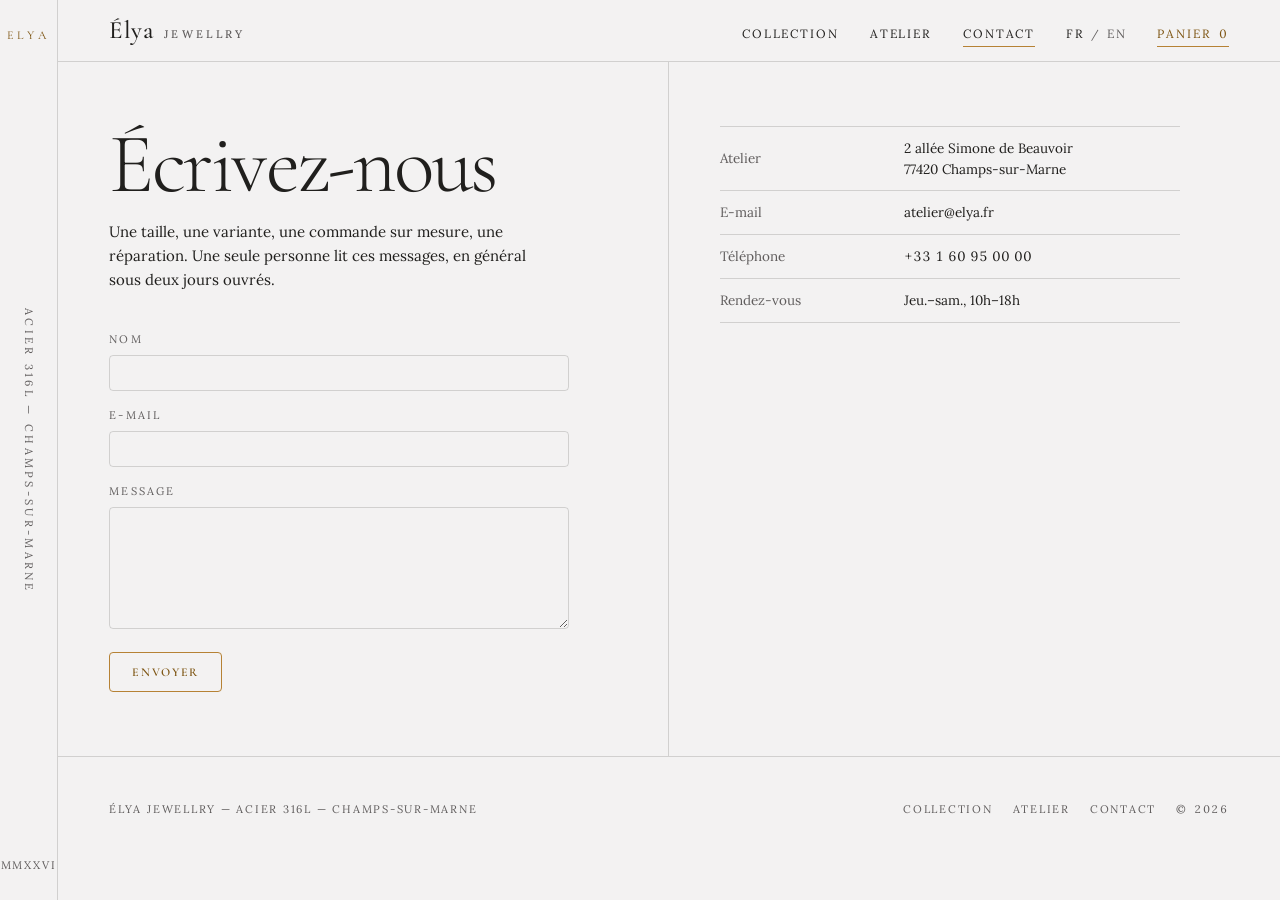
<file: contact.html>
<!DOCTYPE html>
<html lang="fr">
<head>
  <meta charset="utf-8">
  <meta name="viewport" content="width=device-width, initial-scale=1">
  <title>Contact — Élya Jewellry</title>
  <meta name="description" content="Une taille, une variante, une commande sur mesure ou une réparation : écrivez à l'atelier, réponse sous deux jours ouvrés.">
  <link rel="stylesheet" href="styles.css">
</head>
<body>
  <a class="skip-link" href="#contenu" data-skip data-en="Skip to content">Aller au contenu</a>
  <div style="display: flex; min-height: 100vh; background: var(--color-bg); color: var(--color-text); font-family: var(--font-body); position: relative; overflow-x: hidden;">
    <aside aria-hidden="true" style="width: 58px; flex: 0 0 58px; border-right: 1px solid var(--color-divider); position: sticky; top: 0px; height: 100vh; display: flex; flex-direction: column; align-items: center; justify-content: space-between; padding: 26px 0px;" data-rail="">
      <span style="font-family: var(--font-heading); font-size: 12px; letter-spacing: 0.34em; text-transform: uppercase; color: var(--color-accent-700); font-feature-settings: &quot;tnum&quot;;">ELYA</span>
      <span data-en="Steel 316L — Champs-sur-Marne" style="writing-mode: vertical-rl; font-size: 11px; letter-spacing: 0.3em; text-transform: uppercase; color: var(--color-neutral-700);">Acier 316L — Champs-sur-Marne</span>
      <span style="font-size: 11px; letter-spacing: 0.16em; color: var(--color-neutral-700); font-feature-settings: &quot;tnum&quot;;">MMXXVI</span>
    </aside>
    <div style="flex: 1 1 auto; min-width: 0px;">
      <header style="position: sticky; top: 0px; z-index: 30; background: var(--color-bg); border-bottom: 1px solid var(--color-divider); display: flex; align-items: baseline; justify-content: space-between; gap: clamp(14px, 2.4vw, 34px); padding: 18px clamp(16px, 4vw, 54px) 14px; flex-wrap: wrap;">
        <a href="index.html" style="font-family: var(--font-heading); font-weight: 500; font-size: clamp(19px, 2.2vw, 25px); letter-spacing: 0.02em; color: var(--color-text); line-height: 1;">Élya<span style="font-family: var(--font-body); font-size: 11px; letter-spacing: 0.3em; text-transform: uppercase; color: var(--color-neutral-700); margin-left: 10px;">Jewellry</span></a>
        <nav style="display: flex; align-items: baseline; gap: clamp(14px, 2.4vw, 34px); font-size: 12px; letter-spacing: 0.16em; text-transform: uppercase; flex-wrap: wrap;">
          <a href="collection.html" data-en="Collection" style="color: var(--color-text);" data-nav="collection">Collection</a>
          <a href="atelier.html" data-en="Workshop" style="color: var(--color-text);" data-nav="atelier">Atelier</a>
          <a href="contact.html" data-en="Contact" style="color: var(--color-text);" data-nav="contact" data-active="" aria-current="page">Contact</a>
          <span style="display: inline-flex; gap: 6px; align-items: baseline; color: var(--color-neutral-700);">
            <button type="button" class="as-link" style="color: var(--color-text);" data-lang="fr" lang="fr" aria-pressed="true">FR</button>
            <span style="font-size: 11px;">/</span>
            <button type="button" class="as-link" style="color: var(--color-neutral-700);" data-lang="en" lang="en" aria-pressed="false">EN</button>
          </span>
        </nav>
        <button type="button" class="as-link" style="font-size: 12px; letter-spacing: 0.16em; text-transform: uppercase; color: var(--color-accent-700); border-bottom: 1px solid var(--color-accent); padding-bottom: 2px; font-feature-settings: &quot;tnum&quot;;" data-cart-open="" aria-expanded="false" aria-controls="panier"><span data-en="Cart">Panier</span><span style="margin-left: 7px;" data-cart-count="">0</span></button>
      </header>
      <main id="contenu" tabindex="-1" data-arrival>
        <section style="display: grid; grid-template-columns: repeat(12, 1fr); min-height: 60vh;">
          <div style="grid-column: 1 / span 6; padding: clamp(30px, 5vw, 76px) clamp(16px, 4vw, 54px); border-right: 1px solid var(--color-divider);" data-col="">
            <h1 data-en="Write to us" style="font-family: var(--font-heading); font-weight: 300; font-size: clamp(40px, 6.6vw, 96px); line-height: 0.9; letter-spacing: -0.03em; margin: 0px 0px 18px;">Écrivez-nous</h1>
            <p data-en="Sizing, a variation, a commission, a repair. One person reads these, usually within two working days." style="font-size: 15px; line-height: 1.62; max-width: 420px; margin: 0px 0px clamp(24px, 3vw, 40px);">Une taille, une variante, une commande sur mesure, une réparation. Une seule personne lit ces messages, en général sous deux jours ouvrés.</p>
            <form novalidate style="max-width: 460px; display: flex; flex-direction: column; gap: 16px;" data-contact-form="">
              <div class="field" style="display: block;"><label for="champ-nom" data-en="Name" style="display: block; font-size: 11px; letter-spacing: 0.2em; text-transform: uppercase; color: var(--color-neutral-700); margin-bottom: 7px;">Nom</label><input class="input" id="champ-nom" name="nom" autocomplete="name" required aria-describedby="erreur-nom" maxlength="120" style="width: 100%; box-sizing: border-box;">
              <p class="field-error" id="erreur-nom" data-error-for="nom" hidden></p></div>
              <div class="field" style="display: block;"><label for="champ-email" data-en="Email" style="display: block; font-size: 11px; letter-spacing: 0.2em; text-transform: uppercase; color: var(--color-neutral-700); margin-bottom: 7px;">E-mail</label><input class="input" id="champ-email" name="email" type="email" autocomplete="email" required aria-describedby="erreur-email" maxlength="254" style="width: 100%; box-sizing: border-box;">
              <p class="field-error" id="erreur-email" data-error-for="email" hidden></p></div>
              <div class="field" style="display: block;"><label for="champ-message" data-en="Message" style="display: block; font-size: 11px; letter-spacing: 0.2em; text-transform: uppercase; color: var(--color-neutral-700); margin-bottom: 7px;">Message</label><textarea class="input" id="champ-message" name="message" rows="5" required autocomplete="off" aria-describedby="erreur-message" maxlength="2000" style="width: 100%; box-sizing: border-box; font-family: var(--font-body); resize: vertical;"></textarea>
              <p class="field-error" id="erreur-message" data-error-for="message" hidden></p></div>
              <div style="display: flex; align-items: center; gap: 16px; flex-wrap: wrap;">
                <button class="btn btn-primary" type="submit" data-en="Send" style="letter-spacing: 0.14em; text-transform: uppercase; font-size: 12px; padding: 12px 22px;">Envoyer</button>
                <span style="font-size: 12.5px; color: var(--color-accent-700)" role="status" aria-live="polite" data-en="Received — mockup, nothing is sent." data-sent="" hidden="">Reçu — maquette, rien n'est envoyé.</span></div>
            </form>
          </div>
          <div style="grid-column: 7 / span 6; padding: clamp(30px, 5vw, 76px) clamp(16px, 4vw, 54px);" data-col="">
            <table style="width: 100%; border-collapse: collapse; font-size: 13.5px; max-width: 460px;">
              <tbody>
                <tr style="border-top: 1px solid var(--color-divider);"><th data-en="Workshop" style="text-align: left; font-weight: 400; padding: 11px 0px; color: var(--color-neutral-700); width: 40%;">Atelier</th><td style="padding: 11px 0px;">2 allée Simone de Beauvoir<br>77420 Champs-sur-Marne</td></tr>
                <tr style="border-top: 1px solid var(--color-divider);"><th data-en="Email" style="text-align: left; font-weight: 400; padding: 11px 0px; color: var(--color-neutral-700);">E-mail</th><td style="padding: 11px 0px;">atelier@elya.fr</td></tr>
                <tr style="border-top: 1px solid var(--color-divider);"><th data-en="Phone" style="text-align: left; font-weight: 400; padding: 11px 0px; color: var(--color-neutral-700);">Téléphone</th><td style="padding: 11px 0px; font-feature-settings: &quot;tnum&quot;;">+33 1 60 95 00 00</td></tr>
                <tr style="border-top: 1px solid var(--color-divider); border-bottom: 1px solid var(--color-divider);"><th data-en="Appointments" style="text-align: left; font-weight: 400; padding: 11px 0px; color: var(--color-neutral-700);">Rendez-vous</th><td data-en="Thu–Sat, 10:00–18:00" style="padding: 11px 0px;">Jeu.–sam., 10h–18h</td></tr>
              </tbody>
            </table>
          </div>
        </section>
      </main>
      <footer style="border-top: 1px solid var(--color-divider); padding: clamp(24px, 4vw, 44px) clamp(16px, 4vw, 54px); display: flex; justify-content: space-between; gap: 18px; flex-wrap: wrap; font-size: 11px; letter-spacing: 0.16em; text-transform: uppercase; color: var(--color-neutral-700);">
        <span data-en="Élya Jewellry — 316L steel — Champs-sur-Marne">Élya Jewellry — acier 316L — Champs-sur-Marne</span>
        <span style="display: flex; gap: 20px; flex-wrap: wrap;">
          <a href="collection.html" data-en="Collection" style="color: var(--color-neutral-700);">Collection</a>
          <a href="atelier.html" data-en="Workshop" style="color: var(--color-neutral-700);">Atelier</a>
          <a href="contact.html" style="color: var(--color-neutral-700);">Contact</a>
          <span style="font-feature-settings: &quot;tnum&quot;;">© 2026</span>
        </span>
      </footer>
    </div>
  </div>
  <div style="position: fixed; inset: 0px; z-index: 60; display: flex; justify-content: flex-end; background: rgba(23, 22, 20, 0.28);" data-cart="" id="panier" role="dialog" aria-modal="true" aria-label="Panier" hidden="">
    <div style="flex: 1 1 auto;" data-cart-close="" aria-hidden="true"></div>
    <div style="width: min(400px, 92vw); background: var(--color-bg); border-left: 1px solid var(--color-divider); padding: 24px clamp(18px, 3vw, 30px); overflow-y: auto; box-shadow: var(--shadow-lg);">
      <div style="display: flex; justify-content: space-between; align-items: baseline; border-bottom: 1px solid var(--color-divider); padding-bottom: 12px; margin-bottom: 18px;">
        <span data-en="Cart" style="font-size: 11px; letter-spacing: 0.24em; text-transform: uppercase;">Panier</span>
        <button type="button" class="as-link" data-en="Close" style="font-size: 11px; letter-spacing: 0.2em; text-transform: uppercase; color: var(--color-neutral-700);" data-cart-close="">Fermer</button>
      </div>
      <p data-en="Empty for now." style="font-size: 14px; color: var(--color-neutral-700); margin: 0px;" data-cart-empty="">Vide pour l'instant.</p>
      <div data-cart-lines=""></div><div style="display: flex; justify-content: space-between; align-items: baseline; border-top: 1px solid var(--color-text); padding-top: 12px; margin-top: 4px;">
        <span data-en="Total" style="font-size: 11px; letter-spacing: 0.22em; text-transform: uppercase;">Total</span>
        <span style="font-family: var(--font-heading); font-size: 22px; font-feature-settings: &quot;tnum&quot;;" data-cart-total="">0 €</span>
      </div>
      <button class="btn btn-primary btn-block" data-en="Checkout" style="margin-top: 18px; letter-spacing: 0.14em; text-transform: uppercase; font-size: 12px; padding: 13px;">Passer commande</button>
      <p data-en="Mockup — no payment is processed." style="font-size: 11.5px; color: var(--color-neutral-700); margin: 12px 0px 0px; line-height: 1.55;">Maquette — aucun paiement n'est traité.</p>
    </div>
  </div>
  <script src="main.js" defer></script>
</body>
</html>
</file>
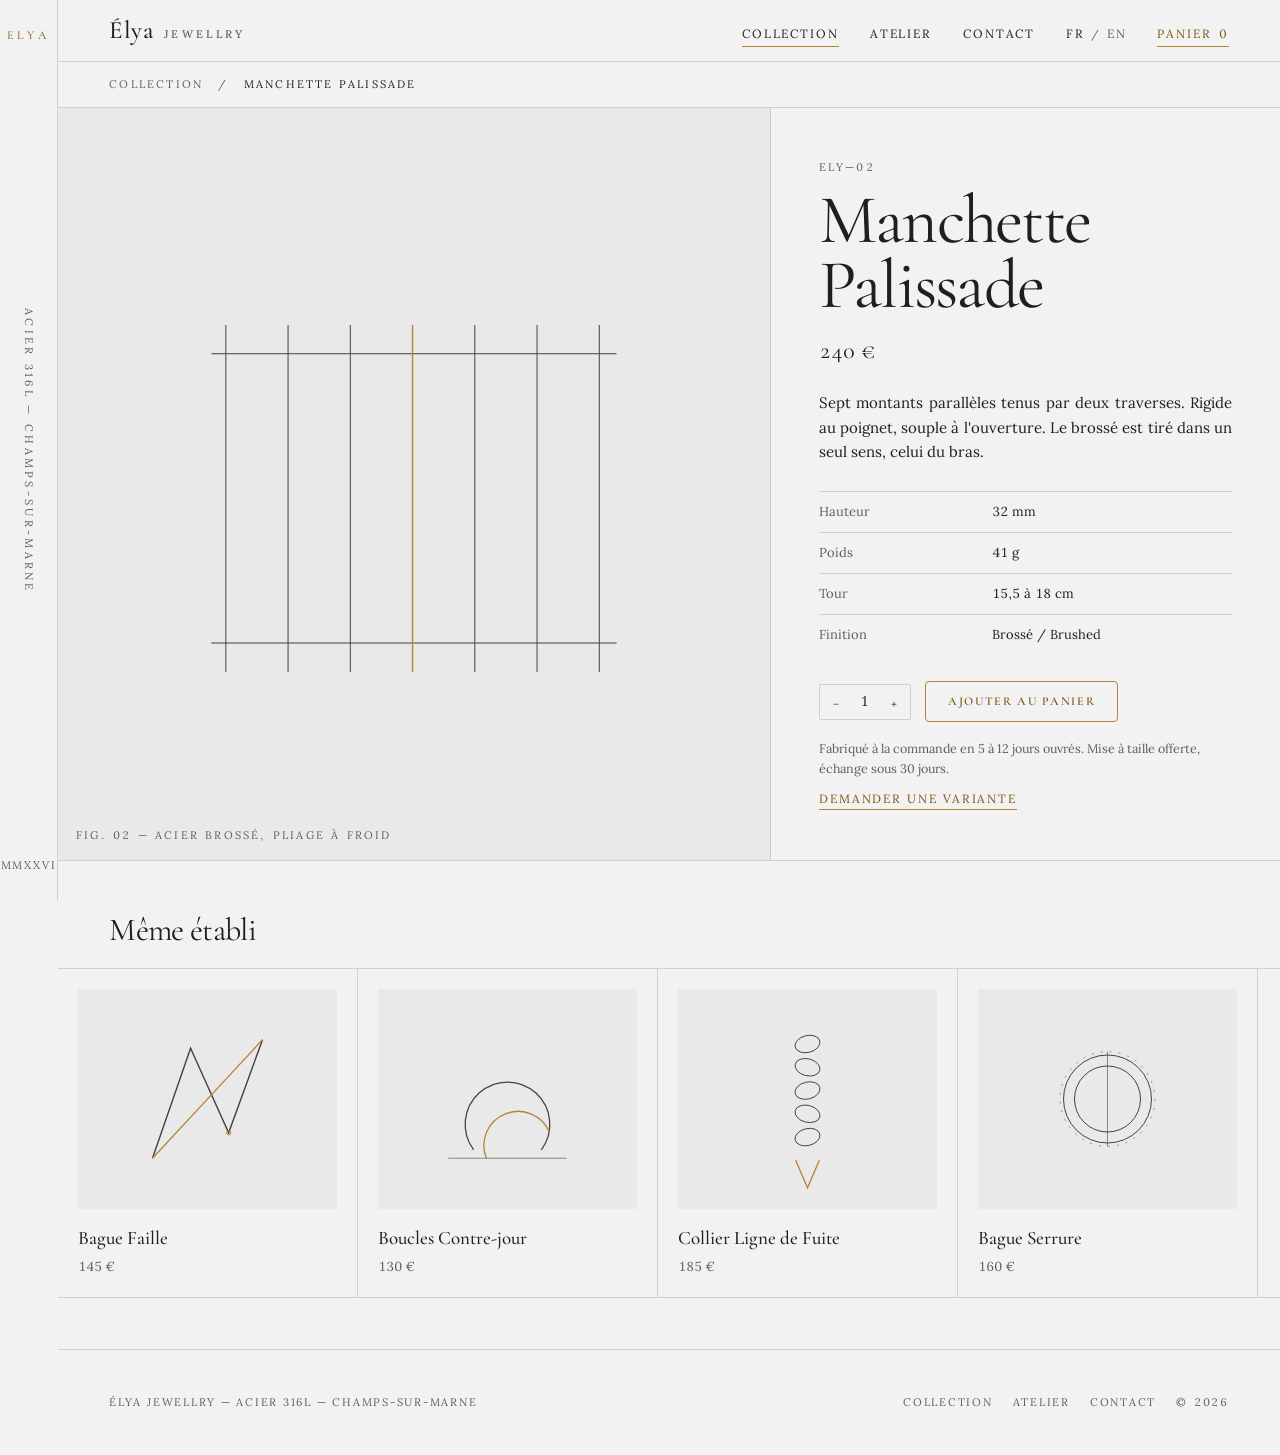
<file: piece.html>
<!DOCTYPE html>
<html lang="fr">
<head>
  <meta charset="utf-8">
  <meta name="viewport" content="width=device-width, initial-scale=1">
  <title>Manchette Palissade — Élya Jewellry</title>
  <meta name="description" content="Fiche détaillée d'une pièce Élya : matière, dimensions, finition, délai de fabrication et garantie deux ans.">
  <link rel="stylesheet" href="styles.css">
</head>
<body>
  <a class="skip-link" href="#contenu" data-skip data-en="Skip to content">Aller au contenu</a>
  <div style="display: flex; min-height: 100vh; background: var(--color-bg); color: var(--color-text); font-family: var(--font-body); position: relative; overflow-x: hidden;">
    <aside aria-hidden="true" style="width: 58px; flex: 0 0 58px; border-right: 1px solid var(--color-divider); position: sticky; top: 0px; height: 100vh; display: flex; flex-direction: column; align-items: center; justify-content: space-between; padding: 26px 0px;" data-rail="">
      <span style="font-family: var(--font-heading); font-size: 12px; letter-spacing: 0.34em; text-transform: uppercase; color: var(--color-accent-700); font-feature-settings: &quot;tnum&quot;;">ELYA</span>
      <span data-en="Steel 316L — Champs-sur-Marne" style="writing-mode: vertical-rl; font-size: 11px; letter-spacing: 0.3em; text-transform: uppercase; color: var(--color-neutral-700);">Acier 316L — Champs-sur-Marne</span>
      <span style="font-size: 11px; letter-spacing: 0.16em; color: var(--color-neutral-700); font-feature-settings: &quot;tnum&quot;;">MMXXVI</span>
    </aside>
    <div style="flex: 1 1 auto; min-width: 0px;">
      <header style="position: sticky; top: 0px; z-index: 30; background: var(--color-bg); border-bottom: 1px solid var(--color-divider); display: flex; align-items: baseline; justify-content: space-between; gap: clamp(14px, 2.4vw, 34px); padding: 18px clamp(16px, 4vw, 54px) 14px; flex-wrap: wrap;">
        <a href="index.html" style="font-family: var(--font-heading); font-weight: 500; font-size: clamp(19px, 2.2vw, 25px); letter-spacing: 0.02em; color: var(--color-text); line-height: 1;">Élya<span style="font-family: var(--font-body); font-size: 11px; letter-spacing: 0.3em; text-transform: uppercase; color: var(--color-neutral-700); margin-left: 10px;">Jewellry</span></a>
        <nav style="display: flex; align-items: baseline; gap: clamp(14px, 2.4vw, 34px); font-size: 12px; letter-spacing: 0.16em; text-transform: uppercase; flex-wrap: wrap;">
          <a href="collection.html" data-en="Collection" style="color: var(--color-text);" data-nav="collection" data-active="" aria-current="page">Collection</a>
          <a href="atelier.html" data-en="Workshop" style="color: var(--color-text);" data-nav="atelier">Atelier</a>
          <a href="contact.html" data-en="Contact" style="color: var(--color-text);" data-nav="contact">Contact</a>
          <span style="display: inline-flex; gap: 6px; align-items: baseline; color: var(--color-neutral-700);">
            <button type="button" class="as-link" style="color: var(--color-text);" data-lang="fr" lang="fr" aria-pressed="true">FR</button>
            <span style="font-size: 11px;">/</span>
            <button type="button" class="as-link" style="color: var(--color-neutral-700);" data-lang="en" lang="en" aria-pressed="false">EN</button>
          </span>
        </nav>
        <button type="button" class="as-link" style="font-size: 12px; letter-spacing: 0.16em; text-transform: uppercase; color: var(--color-accent-700); border-bottom: 1px solid var(--color-accent); padding-bottom: 2px; font-feature-settings: &quot;tnum&quot;;" data-cart-open="" aria-expanded="false" aria-controls="panier"><span data-en="Cart">Panier</span><span style="margin-left: 7px;" data-cart-count="">0</span></button>
      </header>
      <main id="contenu" tabindex="-1" data-arrival>
        <div style="padding: 14px clamp(16px, 4vw, 54px); border-bottom: 1px solid var(--color-divider); font-size: 11px; letter-spacing: 0.2em; text-transform: uppercase; color: var(--color-neutral-700);">
          <a href="collection.html" data-en="Collection" style="color: var(--color-neutral-700);">Collection</a>
          <span style="margin: 0px 10px;">/</span>
          <span style="color: var(--color-text);" data-field="name">Manchette Palissade</span>
        </div>
        <section style="display: grid; grid-template-columns: repeat(12, 1fr);">
          <div style="grid-column: 1 / span 7; border-right: 1px solid var(--color-divider); background: var(--color-surface); position: relative; min-height: clamp(320px, 54vw, 720px);" data-col="">
            <div style="position: absolute; inset: 0px;" data-art=""><img src="images/bars.svg" alt="" aria-hidden="true" style="display: block; width: 100%; height: 100%"></div>
            <span style="position: absolute; left: 18px; bottom: 16px; font-size: 11px; letter-spacing: 0.2em; text-transform: uppercase; color: var(--color-neutral-700); font-feature-settings: &quot;tnum&quot;;" data-field="figLabel">Fig. 02 — Acier brossé, pliage à froid</span>
          </div>
          <div style="grid-column: 8 / span 5; padding: clamp(26px, 4vw, 60px) clamp(16px, 4vw, 48px);" data-col="">
            <p style="font-size: 11px; letter-spacing: 0.24em; text-transform: uppercase; color: var(--color-neutral-700); margin: 0px 0px 12px; font-feature-settings: &quot;tnum&quot;;" data-field="ref">ELY—02</p>
            <h1 style="font-family: var(--font-heading); font-weight: 400; font-size: clamp(38px, 5.4vw, 76px); line-height: 0.94; letter-spacing: -0.025em; margin: 0px 0px 14px;" data-field="name">Manchette Palissade</h1>
            <p style="font-family: var(--font-heading); font-size: 24px; margin: 0px 0px 22px; font-feature-settings: &quot;tnum&quot;;" data-field="priceLabel">240 €</p>
            <p style="text-align: justify; hyphens: auto; font-size: 15px; line-height: 1.64; margin: 0px 0px 26px;" data-field="desc">Sept montants parallèles tenus par deux traverses. Rigide au poignet, souple à l'ouverture. Le brossé est tiré dans un seul sens, celui du bras.</p>
            <table style="width: 100%; border-collapse: collapse; font-size: 13px; font-feature-settings: &quot;tnum&quot;; margin-bottom: 26px;">
              <tbody data-specs="">
                <tr style="border-top: 1px solid var(--color-divider);"><th style="text-align: left; font-weight: 400; padding: 10px 0px; color: var(--color-neutral-700); width: 42%;">Hauteur</th><td style="padding: 10px 0px;">32 mm</td></tr>
                <tr style="border-top: 1px solid var(--color-divider);"><th style="text-align: left; font-weight: 400; padding: 10px 0px; color: var(--color-neutral-700); width: 42%;">Poids</th><td style="padding: 10px 0px;">41 g</td></tr>
                <tr style="border-top: 1px solid var(--color-divider);"><th style="text-align: left; font-weight: 400; padding: 10px 0px; color: var(--color-neutral-700); width: 42%;">Tour</th><td style="padding: 10px 0px;">15,5 à 18 cm</td></tr>
                <tr style="border-top: 1px solid var(--color-divider);"><th style="text-align: left; font-weight: 400; padding: 10px 0px; color: var(--color-neutral-700); width: 42%;">Finition</th><td style="padding: 10px 0px;">Brossé / Brushed</td></tr>
              </tbody>
            </table>
            <div style="display: flex; align-items: center; gap: 14px; flex-wrap: wrap; margin-bottom: 16px;">
              <span style="display: inline-flex; align-items: center; border: 1px solid var(--color-divider); border-radius: var(--radius-sm);">
                <button style="background: none; border: 0px; cursor: pointer; padding: 8px 13px; font-family: var(--font-heading); font-size: 15px; color: var(--color-text);" data-qty-dec="">−</button>
                <span style="min-width: 26px; text-align: center; font-size: 14px; font-feature-settings: &quot;tnum&quot;;" data-qty="">1</span>
                <button style="background: none; border: 0px; cursor: pointer; padding: 8px 13px; font-family: var(--font-heading); font-size: 15px; color: var(--color-text);" data-qty-inc="">+</button>
              </span>
              <button class="btn btn-primary" data-en="Add to cart" style="letter-spacing: 0.14em; text-transform: uppercase; font-size: 12px; padding: 12px 22px;" data-add="">Ajouter au panier</button>
            </div>
            <p data-en="Made to order in 5 to 12 working days. Free sizing, exchange within 30 days." style="font-size: 12.5px; color: var(--color-neutral-700); line-height: 1.6; margin: 0px 0px 8px;">Fabriqué à la commande en 5 à 12 jours ouvrés. Mise à taille offerte, échange sous 30 jours.</p>
            <a href="contact.html" data-en="Ask for a variation" style="font-size: 12px; letter-spacing: 0.16em; text-transform: uppercase; border-bottom: 1px solid var(--color-accent); padding-bottom: 3px;">Demander une variante</a>
          </div>
        </section>
        <section style="border-top: 1px solid var(--color-divider); padding: clamp(28px, 4vw, 58px) 0px;">
          <h2 data-en="Same bench" style="font-family: var(--font-heading); font-weight: 400; font-size: clamp(22px, 2.6vw, 32px); margin: 0px 0px 20px; padding: 0px clamp(16px, 4vw, 54px); letter-spacing: -0.02em;">Même établi
          </h2>
          <div style="display: flex; overflow-x: auto; border-top: 1px solid var(--color-divider); border-bottom: 1px solid var(--color-divider);" data-related="">
            <a href="piece.html?id=faille" style="flex: 0 0 auto; width: clamp(220px, 25vw, 300px); border-right: 1px solid var(--color-divider); padding: 20px; color: var(--color-text);">
              <div style="height: clamp(160px, 18vw, 220px); background: var(--color-surface); position: relative; margin-bottom: 14px;">
                <div style="position: absolute; inset: 0px;"><img src="images/fold.svg" alt="" aria-hidden="true" style="display: block; width: 100%; height: 100%"></div>
              </div>
              <span style="display: block; font-family: var(--font-heading); font-size: 19px; font-weight: 500;">Bague Faille</span>
              <span style="display: block; font-size: 13px; margin-top: 4px; font-feature-settings: &quot;tnum&quot;; color: var(--color-neutral-700);">145 €</span>
            </a>
            <a href="piece.html?id=contrejour" style="flex: 0 0 auto; width: clamp(220px, 25vw, 300px); border-right: 1px solid var(--color-divider); padding: 20px; color: var(--color-text);">
              <div style="height: clamp(160px, 18vw, 220px); background: var(--color-surface); position: relative; margin-bottom: 14px;">
                <div style="position: absolute; inset: 0px;"><img src="images/arcs.svg" alt="" aria-hidden="true" style="display: block; width: 100%; height: 100%"></div>
              </div>
              <span style="display: block; font-family: var(--font-heading); font-size: 19px; font-weight: 500;">Boucles Contre-jour</span>
              <span style="display: block; font-size: 13px; margin-top: 4px; font-feature-settings: &quot;tnum&quot;; color: var(--color-neutral-700);">130 €</span>
            </a>
            <a href="piece.html?id=lignedefuite" style="flex: 0 0 auto; width: clamp(220px, 25vw, 300px); border-right: 1px solid var(--color-divider); padding: 20px; color: var(--color-text);">
              <div style="height: clamp(160px, 18vw, 220px); background: var(--color-surface); position: relative; margin-bottom: 14px;">
                <div style="position: absolute; inset: 0px;"><img src="images/chain.svg" alt="" aria-hidden="true" style="display: block; width: 100%; height: 100%"></div>
              </div>
              <span style="display: block; font-family: var(--font-heading); font-size: 19px; font-weight: 500;">Collier Ligne de Fuite</span>
              <span style="display: block; font-size: 13px; margin-top: 4px; font-feature-settings: &quot;tnum&quot;; color: var(--color-neutral-700);">185 €</span>
            </a>
            <a href="piece.html?id=serrure" style="flex: 0 0 auto; width: clamp(220px, 25vw, 300px); border-right: 1px solid var(--color-divider); padding: 20px; color: var(--color-text);">
              <div style="height: clamp(160px, 18vw, 220px); background: var(--color-surface); position: relative; margin-bottom: 14px;">
                <div style="position: absolute; inset: 0px;"><img src="images/ring.svg" alt="" aria-hidden="true" style="display: block; width: 100%; height: 100%"></div>
              </div>
              <span style="display: block; font-family: var(--font-heading); font-size: 19px; font-weight: 500;">Bague Serrure</span>
              <span style="display: block; font-size: 13px; margin-top: 4px; font-feature-settings: &quot;tnum&quot;; color: var(--color-neutral-700);">160 €</span>
            </a>
          </div>
        </section>
      </main>
      <footer style="border-top: 1px solid var(--color-divider); padding: clamp(24px, 4vw, 44px) clamp(16px, 4vw, 54px); display: flex; justify-content: space-between; gap: 18px; flex-wrap: wrap; font-size: 11px; letter-spacing: 0.16em; text-transform: uppercase; color: var(--color-neutral-700);">
        <span data-en="Élya Jewellry — 316L steel — Champs-sur-Marne">Élya Jewellry — acier 316L — Champs-sur-Marne</span>
        <span style="display: flex; gap: 20px; flex-wrap: wrap;">
          <a href="collection.html" data-en="Collection" style="color: var(--color-neutral-700);">Collection</a>
          <a href="atelier.html" data-en="Workshop" style="color: var(--color-neutral-700);">Atelier</a>
          <a href="contact.html" style="color: var(--color-neutral-700);">Contact</a>
          <span style="font-feature-settings: &quot;tnum&quot;;">© 2026</span>
        </span>
      </footer>
    </div>
  </div>
  <div style="position: fixed; inset: 0px; z-index: 60; display: flex; justify-content: flex-end; background: rgba(23, 22, 20, 0.28);" data-cart="" id="panier" role="dialog" aria-modal="true" aria-label="Panier" hidden="">
    <div style="flex: 1 1 auto;" data-cart-close="" aria-hidden="true"></div>
    <div style="width: min(400px, 92vw); background: var(--color-bg); border-left: 1px solid var(--color-divider); padding: 24px clamp(18px, 3vw, 30px); overflow-y: auto; box-shadow: var(--shadow-lg);">
      <div style="display: flex; justify-content: space-between; align-items: baseline; border-bottom: 1px solid var(--color-divider); padding-bottom: 12px; margin-bottom: 18px;">
        <span data-en="Cart" style="font-size: 11px; letter-spacing: 0.24em; text-transform: uppercase;">Panier</span>
        <button type="button" class="as-link" data-en="Close" style="font-size: 11px; letter-spacing: 0.2em; text-transform: uppercase; color: var(--color-neutral-700);" data-cart-close="">Fermer</button>
      </div>
      <p data-en="Empty for now." style="font-size: 14px; color: var(--color-neutral-700); margin: 0px;" data-cart-empty="">Vide pour l'instant.</p>
      <div data-cart-lines=""></div><div style="display: flex; justify-content: space-between; align-items: baseline; border-top: 1px solid var(--color-text); padding-top: 12px; margin-top: 4px;">
        <span data-en="Total" style="font-size: 11px; letter-spacing: 0.22em; text-transform: uppercase;">Total</span>
        <span style="font-family: var(--font-heading); font-size: 22px; font-feature-settings: &quot;tnum&quot;;" data-cart-total="">0 €</span>
      </div>
      <button class="btn btn-primary btn-block" data-en="Checkout" style="margin-top: 18px; letter-spacing: 0.14em; text-transform: uppercase; font-size: 12px; padding: 13px;">Passer commande</button>
      <p data-en="Mockup — no payment is processed." style="font-size: 11.5px; color: var(--color-neutral-700); margin: 12px 0px 0px; line-height: 1.55;">Maquette — aucun paiement n'est traité.</p>
    </div>
  </div>
  <script src="main.js" defer></script>
</body>
</html>
</file>
<file: styles.css>
/* Classical — design-system tokens and component classes. This file is the source of truth for the system's look; retune it here and see readme.md. */
/* cyrillic-ext */
@font-face {
  font-family: 'Cormorant Garamond';
  font-style: normal;
  font-weight: 400;
  font-display: swap;
  src: url("fonts/cormorant-garamond-normal-cyrillic-ext.woff2") format('woff2');
  unicode-range: U+0460-052F, U+1C80-1C8A, U+20B4, U+2DE0-2DFF, U+A640-A69F, U+FE2E-FE2F;
}
/* cyrillic */
@font-face {
  font-family: 'Cormorant Garamond';
  font-style: normal;
  font-weight: 400;
  font-display: swap;
  src: url("fonts/cormorant-garamond-normal-cyrillic.woff2") format('woff2');
  unicode-range: U+0301, U+0400-045F, U+0490-0491, U+04B0-04B1, U+2116;
}
/* vietnamese */
@font-face {
  font-family: 'Cormorant Garamond';
  font-style: normal;
  font-weight: 400;
  font-display: swap;
  src: url("fonts/cormorant-garamond-normal-vietnamese.woff2") format('woff2');
  unicode-range: U+0102-0103, U+0110-0111, U+0128-0129, U+0168-0169, U+01A0-01A1, U+01AF-01B0, U+0300-0301, U+0303-0304, U+0308-0309, U+0323, U+0329, U+1EA0-1EF9, U+20AB;
}
/* latin-ext */
@font-face {
  font-family: 'Cormorant Garamond';
  font-style: normal;
  font-weight: 400;
  font-display: swap;
  src: url("fonts/cormorant-garamond-normal-latin-ext.woff2") format('woff2');
  unicode-range: U+0100-02BA, U+02BD-02C5, U+02C7-02CC, U+02CE-02D7, U+02DD-02FF, U+0304, U+0308, U+0329, U+1D00-1DBF, U+1E00-1E9F, U+1EF2-1EFF, U+2020, U+20A0-20AB, U+20AD-20C0, U+2113, U+2C60-2C7F, U+A720-A7FF;
}
/* latin */
@font-face {
  font-family: 'Cormorant Garamond';
  font-style: normal;
  font-weight: 400;
  font-display: swap;
  src: url("fonts/cormorant-garamond-normal-latin.woff2") format('woff2');
  unicode-range: U+0000-00FF, U+0131, U+0152-0153, U+02BB-02BC, U+02C6, U+02DA, U+02DC, U+0304, U+0308, U+0329, U+2000-206F, U+20AC, U+2122, U+2191, U+2193, U+2212, U+2215, U+FEFF, U+FFFD;
}
/* cyrillic-ext */
@font-face {
  font-family: 'Cormorant Garamond';
  font-style: normal;
  font-weight: 600;
  font-display: swap;
  src: url("fonts/cormorant-garamond-normal-cyrillic-ext.woff2") format('woff2');
  unicode-range: U+0460-052F, U+1C80-1C8A, U+20B4, U+2DE0-2DFF, U+A640-A69F, U+FE2E-FE2F;
}
/* cyrillic */
@font-face {
  font-family: 'Cormorant Garamond';
  font-style: normal;
  font-weight: 600;
  font-display: swap;
  src: url("fonts/cormorant-garamond-normal-cyrillic.woff2") format('woff2');
  unicode-range: U+0301, U+0400-045F, U+0490-0491, U+04B0-04B1, U+2116;
}
/* vietnamese */
@font-face {
  font-family: 'Cormorant Garamond';
  font-style: normal;
  font-weight: 600;
  font-display: swap;
  src: url("fonts/cormorant-garamond-normal-vietnamese.woff2") format('woff2');
  unicode-range: U+0102-0103, U+0110-0111, U+0128-0129, U+0168-0169, U+01A0-01A1, U+01AF-01B0, U+0300-0301, U+0303-0304, U+0308-0309, U+0323, U+0329, U+1EA0-1EF9, U+20AB;
}
/* latin-ext */
@font-face {
  font-family: 'Cormorant Garamond';
  font-style: normal;
  font-weight: 600;
  font-display: swap;
  src: url("fonts/cormorant-garamond-normal-latin-ext.woff2") format('woff2');
  unicode-range: U+0100-02BA, U+02BD-02C5, U+02C7-02CC, U+02CE-02D7, U+02DD-02FF, U+0304, U+0308, U+0329, U+1D00-1DBF, U+1E00-1E9F, U+1EF2-1EFF, U+2020, U+20A0-20AB, U+20AD-20C0, U+2113, U+2C60-2C7F, U+A720-A7FF;
}
/* latin */
@font-face {
  font-family: 'Cormorant Garamond';
  font-style: normal;
  font-weight: 600;
  font-display: swap;
  src: url("fonts/cormorant-garamond-normal-latin.woff2") format('woff2');
  unicode-range: U+0000-00FF, U+0131, U+0152-0153, U+02BB-02BC, U+02C6, U+02DA, U+02DC, U+0304, U+0308, U+0329, U+2000-206F, U+20AC, U+2122, U+2191, U+2193, U+2212, U+2215, U+FEFF, U+FFFD;
}
/* cyrillic-ext */
@font-face {
  font-family: 'Lora';
  font-style: normal;
  font-weight: 400;
  font-display: swap;
  src: url("fonts/lora-normal-cyrillic-ext.woff2") format('woff2');
  unicode-range: U+0460-052F, U+1C80-1C8A, U+20B4, U+2DE0-2DFF, U+A640-A69F, U+FE2E-FE2F;
}
/* cyrillic */
@font-face {
  font-family: 'Lora';
  font-style: normal;
  font-weight: 400;
  font-display: swap;
  src: url("fonts/lora-normal-cyrillic.woff2") format('woff2');
  unicode-range: U+0301, U+0400-045F, U+0490-0491, U+04B0-04B1, U+2116;
}
/* math */
@font-face {
  font-family: 'Lora';
  font-style: normal;
  font-weight: 400;
  font-display: swap;
  src: url("fonts/lora-normal-math.woff2") format('woff2');
  unicode-range: U+0302-0303, U+0305, U+0307-0308, U+0310, U+0312, U+0315, U+031A, U+0326-0327, U+032C, U+032F-0330, U+0332-0333, U+0338, U+033A, U+0346, U+034D, U+0391-03A1, U+03A3-03A9, U+03B1-03C9, U+03D1, U+03D5-03D6, U+03F0-03F1, U+03F4-03F5, U+2016-2017, U+2034-2038, U+203C, U+2040, U+2043, U+2047, U+2050, U+2057, U+205F, U+2070-2071, U+2074-208E, U+2090-209C, U+20D0-20DC, U+20E1, U+20E5-20EF, U+2100-2112, U+2114-2115, U+2117-2121, U+2123-214F, U+2190, U+2192, U+2194-21AE, U+21B0-21E5, U+21F1-21F2, U+21F4-2211, U+2213-2214, U+2216-22FF, U+2308-230B, U+2310, U+2319, U+231C-2321, U+2336-237A, U+237C, U+2395, U+239B-23B7, U+23D0, U+23DC-23E1, U+2474-2475, U+25AF, U+25B3, U+25B7, U+25BD, U+25C1, U+25CA, U+25CC, U+25FB, U+266D-266F, U+27C0-27FF, U+2900-2AFF, U+2B0E-2B11, U+2B30-2B4C, U+2BFE, U+3030, U+FF5B, U+FF5D, U+1D400-1D7FF, U+1EE00-1EEFF;
}
/* symbols */
@font-face {
  font-family: 'Lora';
  font-style: normal;
  font-weight: 400;
  font-display: swap;
  src: url("fonts/lora-normal-symbols.woff2") format('woff2');
  unicode-range: U+0001-000C, U+000E-001F, U+007F-009F, U+20DD-20E0, U+20E2-20E4, U+2150-218F, U+2190, U+2192, U+2194-2199, U+21AF, U+21E6-21F0, U+21F3, U+2218-2219, U+2299, U+22C4-22C6, U+2300-243F, U+2440-244A, U+2460-24FF, U+25A0-27BF, U+2800-28FF, U+2921-2922, U+2981, U+29BF, U+29EB, U+2B00-2BFF, U+4DC0-4DFF, U+FFF9-FFFB, U+10140-1018E, U+10190-1019C, U+101A0, U+101D0-101FD, U+102E0-102FB, U+10E60-10E7E, U+1D2C0-1D2D3, U+1D2E0-1D37F, U+1F000-1F0FF, U+1F100-1F1AD, U+1F1E6-1F1FF, U+1F30D-1F30F, U+1F315, U+1F31C, U+1F31E, U+1F320-1F32C, U+1F336, U+1F378, U+1F37D, U+1F382, U+1F393-1F39F, U+1F3A7-1F3A8, U+1F3AC-1F3AF, U+1F3C2, U+1F3C4-1F3C6, U+1F3CA-1F3CE, U+1F3D4-1F3E0, U+1F3ED, U+1F3F1-1F3F3, U+1F3F5-1F3F7, U+1F408, U+1F415, U+1F41F, U+1F426, U+1F43F, U+1F441-1F442, U+1F444, U+1F446-1F449, U+1F44C-1F44E, U+1F453, U+1F46A, U+1F47D, U+1F4A3, U+1F4B0, U+1F4B3, U+1F4B9, U+1F4BB, U+1F4BF, U+1F4C8-1F4CB, U+1F4D6, U+1F4DA, U+1F4DF, U+1F4E3-1F4E6, U+1F4EA-1F4ED, U+1F4F7, U+1F4F9-1F4FB, U+1F4FD-1F4FE, U+1F503, U+1F507-1F50B, U+1F50D, U+1F512-1F513, U+1F53E-1F54A, U+1F54F-1F5FA, U+1F610, U+1F650-1F67F, U+1F687, U+1F68D, U+1F691, U+1F694, U+1F698, U+1F6AD, U+1F6B2, U+1F6B9-1F6BA, U+1F6BC, U+1F6C6-1F6CF, U+1F6D3-1F6D7, U+1F6E0-1F6EA, U+1F6F0-1F6F3, U+1F6F7-1F6FC, U+1F700-1F7FF, U+1F800-1F80B, U+1F810-1F847, U+1F850-1F859, U+1F860-1F887, U+1F890-1F8AD, U+1F8B0-1F8BB, U+1F8C0-1F8C1, U+1F900-1F90B, U+1F93B, U+1F946, U+1F984, U+1F996, U+1F9E9, U+1FA00-1FA6F, U+1FA70-1FA7C, U+1FA80-1FA89, U+1FA8F-1FAC6, U+1FACE-1FADC, U+1FADF-1FAE9, U+1FAF0-1FAF8, U+1FB00-1FBFF;
}
/* vietnamese */
@font-face {
  font-family: 'Lora';
  font-style: normal;
  font-weight: 400;
  font-display: swap;
  src: url("fonts/lora-normal-vietnamese.woff2") format('woff2');
  unicode-range: U+0102-0103, U+0110-0111, U+0128-0129, U+0168-0169, U+01A0-01A1, U+01AF-01B0, U+0300-0301, U+0303-0304, U+0308-0309, U+0323, U+0329, U+1EA0-1EF9, U+20AB;
}
/* latin-ext */
@font-face {
  font-family: 'Lora';
  font-style: normal;
  font-weight: 400;
  font-display: swap;
  src: url("fonts/lora-normal-latin-ext.woff2") format('woff2');
  unicode-range: U+0100-02BA, U+02BD-02C5, U+02C7-02CC, U+02CE-02D7, U+02DD-02FF, U+0304, U+0308, U+0329, U+1D00-1DBF, U+1E00-1E9F, U+1EF2-1EFF, U+2020, U+20A0-20AB, U+20AD-20C0, U+2113, U+2C60-2C7F, U+A720-A7FF;
}
/* latin */
@font-face {
  font-family: 'Lora';
  font-style: normal;
  font-weight: 400;
  font-display: swap;
  src: url("fonts/lora-normal-latin.woff2") format('woff2');
  unicode-range: U+0000-00FF, U+0131, U+0152-0153, U+02BB-02BC, U+02C6, U+02DA, U+02DC, U+0304, U+0308, U+0329, U+2000-206F, U+20AC, U+2122, U+2191, U+2193, U+2212, U+2215, U+FEFF, U+FFFD;
}
/* cyrillic-ext */
@font-face {
  font-family: 'Lora';
  font-style: normal;
  font-weight: 600;
  font-display: swap;
  src: url("fonts/lora-normal-cyrillic-ext.woff2") format('woff2');
  unicode-range: U+0460-052F, U+1C80-1C8A, U+20B4, U+2DE0-2DFF, U+A640-A69F, U+FE2E-FE2F;
}
/* cyrillic */
@font-face {
  font-family: 'Lora';
  font-style: normal;
  font-weight: 600;
  font-display: swap;
  src: url("fonts/lora-normal-cyrillic.woff2") format('woff2');
  unicode-range: U+0301, U+0400-045F, U+0490-0491, U+04B0-04B1, U+2116;
}
/* math */
@font-face {
  font-family: 'Lora';
  font-style: normal;
  font-weight: 600;
  font-display: swap;
  src: url("fonts/lora-normal-math.woff2") format('woff2');
  unicode-range: U+0302-0303, U+0305, U+0307-0308, U+0310, U+0312, U+0315, U+031A, U+0326-0327, U+032C, U+032F-0330, U+0332-0333, U+0338, U+033A, U+0346, U+034D, U+0391-03A1, U+03A3-03A9, U+03B1-03C9, U+03D1, U+03D5-03D6, U+03F0-03F1, U+03F4-03F5, U+2016-2017, U+2034-2038, U+203C, U+2040, U+2043, U+2047, U+2050, U+2057, U+205F, U+2070-2071, U+2074-208E, U+2090-209C, U+20D0-20DC, U+20E1, U+20E5-20EF, U+2100-2112, U+2114-2115, U+2117-2121, U+2123-214F, U+2190, U+2192, U+2194-21AE, U+21B0-21E5, U+21F1-21F2, U+21F4-2211, U+2213-2214, U+2216-22FF, U+2308-230B, U+2310, U+2319, U+231C-2321, U+2336-237A, U+237C, U+2395, U+239B-23B7, U+23D0, U+23DC-23E1, U+2474-2475, U+25AF, U+25B3, U+25B7, U+25BD, U+25C1, U+25CA, U+25CC, U+25FB, U+266D-266F, U+27C0-27FF, U+2900-2AFF, U+2B0E-2B11, U+2B30-2B4C, U+2BFE, U+3030, U+FF5B, U+FF5D, U+1D400-1D7FF, U+1EE00-1EEFF;
}
/* symbols */
@font-face {
  font-family: 'Lora';
  font-style: normal;
  font-weight: 600;
  font-display: swap;
  src: url("fonts/lora-normal-symbols.woff2") format('woff2');
  unicode-range: U+0001-000C, U+000E-001F, U+007F-009F, U+20DD-20E0, U+20E2-20E4, U+2150-218F, U+2190, U+2192, U+2194-2199, U+21AF, U+21E6-21F0, U+21F3, U+2218-2219, U+2299, U+22C4-22C6, U+2300-243F, U+2440-244A, U+2460-24FF, U+25A0-27BF, U+2800-28FF, U+2921-2922, U+2981, U+29BF, U+29EB, U+2B00-2BFF, U+4DC0-4DFF, U+FFF9-FFFB, U+10140-1018E, U+10190-1019C, U+101A0, U+101D0-101FD, U+102E0-102FB, U+10E60-10E7E, U+1D2C0-1D2D3, U+1D2E0-1D37F, U+1F000-1F0FF, U+1F100-1F1AD, U+1F1E6-1F1FF, U+1F30D-1F30F, U+1F315, U+1F31C, U+1F31E, U+1F320-1F32C, U+1F336, U+1F378, U+1F37D, U+1F382, U+1F393-1F39F, U+1F3A7-1F3A8, U+1F3AC-1F3AF, U+1F3C2, U+1F3C4-1F3C6, U+1F3CA-1F3CE, U+1F3D4-1F3E0, U+1F3ED, U+1F3F1-1F3F3, U+1F3F5-1F3F7, U+1F408, U+1F415, U+1F41F, U+1F426, U+1F43F, U+1F441-1F442, U+1F444, U+1F446-1F449, U+1F44C-1F44E, U+1F453, U+1F46A, U+1F47D, U+1F4A3, U+1F4B0, U+1F4B3, U+1F4B9, U+1F4BB, U+1F4BF, U+1F4C8-1F4CB, U+1F4D6, U+1F4DA, U+1F4DF, U+1F4E3-1F4E6, U+1F4EA-1F4ED, U+1F4F7, U+1F4F9-1F4FB, U+1F4FD-1F4FE, U+1F503, U+1F507-1F50B, U+1F50D, U+1F512-1F513, U+1F53E-1F54A, U+1F54F-1F5FA, U+1F610, U+1F650-1F67F, U+1F687, U+1F68D, U+1F691, U+1F694, U+1F698, U+1F6AD, U+1F6B2, U+1F6B9-1F6BA, U+1F6BC, U+1F6C6-1F6CF, U+1F6D3-1F6D7, U+1F6E0-1F6EA, U+1F6F0-1F6F3, U+1F6F7-1F6FC, U+1F700-1F7FF, U+1F800-1F80B, U+1F810-1F847, U+1F850-1F859, U+1F860-1F887, U+1F890-1F8AD, U+1F8B0-1F8BB, U+1F8C0-1F8C1, U+1F900-1F90B, U+1F93B, U+1F946, U+1F984, U+1F996, U+1F9E9, U+1FA00-1FA6F, U+1FA70-1FA7C, U+1FA80-1FA89, U+1FA8F-1FAC6, U+1FACE-1FADC, U+1FADF-1FAE9, U+1FAF0-1FAF8, U+1FB00-1FBFF;
}
/* vietnamese */
@font-face {
  font-family: 'Lora';
  font-style: normal;
  font-weight: 600;
  font-display: swap;
  src: url("fonts/lora-normal-vietnamese.woff2") format('woff2');
  unicode-range: U+0102-0103, U+0110-0111, U+0128-0129, U+0168-0169, U+01A0-01A1, U+01AF-01B0, U+0300-0301, U+0303-0304, U+0308-0309, U+0323, U+0329, U+1EA0-1EF9, U+20AB;
}
/* latin-ext */
@font-face {
  font-family: 'Lora';
  font-style: normal;
  font-weight: 600;
  font-display: swap;
  src: url("fonts/lora-normal-latin-ext.woff2") format('woff2');
  unicode-range: U+0100-02BA, U+02BD-02C5, U+02C7-02CC, U+02CE-02D7, U+02DD-02FF, U+0304, U+0308, U+0329, U+1D00-1DBF, U+1E00-1E9F, U+1EF2-1EFF, U+2020, U+20A0-20AB, U+20AD-20C0, U+2113, U+2C60-2C7F, U+A720-A7FF;
}
/* latin */
@font-face {
  font-family: 'Lora';
  font-style: normal;
  font-weight: 600;
  font-display: swap;
  src: url("fonts/lora-normal-latin.woff2") format('woff2');
  unicode-range: U+0000-00FF, U+0131, U+0152-0153, U+02BB-02BC, U+02C6, U+02DA, U+02DC, U+0304, U+0308, U+0329, U+2000-206F, U+20AC, U+2122, U+2191, U+2193, U+2212, U+2215, U+FEFF, U+FFFD;
}


:root {
  --color-bg: #f3f2f2;
  --color-surface: #eae9e9;
  --color-text: #201f1d;
  --color-accent: #b68235;
  --color-accent-2: #ac803e;
  --color-divider: color-mix(in srgb, #201f1d 16%, transparent);

  /* Tonal ramps — generated in OKLCH on one shared lightness scale, so the
     same step of any role matches the others in visual value. */
  --color-neutral-100: #f8f4f4;
  --color-neutral-200: #eae7e7;
  --color-neutral-300: #d7d3d3;
  --color-neutral-400: #bab6b6;
  --color-neutral-500: #9b9797;
  --color-neutral-600: #7d7979;
  --color-neutral-700: #605d5d;
  --color-neutral-800: #444141;
  --color-neutral-900: #2d2b2b;

  --color-accent-100: #fff3e4;
  --color-accent-200: #ffe3bf;
  --color-accent-300: #facb8d;
  --color-accent-400: #e1ad66;
  --color-accent-500: #c28d41;
  --color-accent-600: #a06f24;
  --color-accent-700: #7d5411;
  --color-accent-800: #5a3b0a;
  --color-accent-900: #3a270d;

  --color-accent-2-100: #fff3e4;
  --color-accent-2-200: #ffe3be;
  --color-accent-2-300: #f5cd96;
  --color-accent-2-400: #dbaf70;
  --color-accent-2-500: #bc8f4e;
  --color-accent-2-600: #9b7232;
  --color-accent-2-700: #79561f;
  --color-accent-2-800: #573d14;
  --color-accent-2-900: #382810;

  --font-heading: "Cormorant Garamond", system-ui, sans-serif;
  --font-heading-weight: 600; /* review round 3: bold retired — semibold is the
     interface headings' ceiling (they need the weight at small sizes); display
     text goes lighter still, to the normal cut (see the deck) */
  --font-body: "Lora", system-ui, sans-serif;

  --space-1: 4.6px;
  --space-2: 9.2px;
  --space-3: 13.8px;
  --space-4: 18.4px;
  --space-6: 27.6px;
  --space-8: 36.8px;

  --radius-sm: 2px;
  --radius-md: 4px;
  --radius-lg: 7px;

  /* Elevation — derived from the ground: soft ink-tinted shadows on a
     light theme, a hairline edge + ambient darkness on a dark one. */
  --shadow-sm: 0 1px 2px color-mix(in srgb, #2d2b2b 14%, transparent);
  --shadow-md: 0 3px 10px color-mix(in srgb, #2d2b2b 16%, transparent);
  --shadow-lg: 0 12px 32px color-mix(in srgb, #2d2b2b 22%, transparent);
}

body {
  background: var(--color-bg);
  color: var(--color-text);
  font-family: var(--font-body);
}
h1, h2, h3, h4 { font-family: var(--font-heading); font-weight: var(--font-heading-weight); }

.plate{filter:sepia(0.22) saturate(0.82) contrast(1.05);box-sizing:border-box;
  border:6px solid var(--color-surface);outline:1px solid var(--color-divider)}

/* ══════════════════════════════════════════════════════════════════════════
   Components — built with the tokens above. Plain CSS
   on plain HTML: no JavaScript, no build step. Each class is documented in
   readme.md and demonstrated in foundations/ and components/.
   ══════════════════════════════════════════════════════════════════════ */

*, *::before, *::after { box-sizing: border-box; }
body { margin: 0; font-size: 15px; line-height: 1.55; font-weight: 400; }
h1, h2, h3, h4, h5, h6 {
  font-family: var(--font-heading); font-weight: var(--font-heading-weight);
  line-height: 1.12; letter-spacing: -0.015em; margin: 0 0 var(--space-2);
}
h1 { font-size: 42px; }
h2 { font-size: 32px; }
h3 { font-size: 25px; }
h4 { font-size: 20px; }
h5 { font-size: 16px; }
h6 { font-size: 13px; }
h6 { letter-spacing: 0.08em; text-transform: uppercase; }
p { margin: 0 0 var(--space-3); }
a { color: var(--color-accent); text-underline-offset: 3px; }
img { display: block; max-width: 100%; }
figure { margin: 0; }
figcaption {
  font-size: 11px; margin-top: var(--space-1);
  color: color-mix(in srgb, var(--color-text) 55%, transparent);
}
.text-muted { color: color-mix(in srgb, var(--color-text) 55%, transparent); }
:focus { outline: none; }
:focus-visible { outline: 2px solid var(--color-accent); outline-offset: 2px; }
::selection { background: color-mix(in srgb, var(--color-accent) 30%, transparent); }

/* — rules — */
.hr {
  height: 1px; border: 0; margin: var(--space-4) 0;
  background: var(--color-divider);
}

/* — buttons — */
.btn {
  display: inline-flex; align-items: center; justify-content: center; gap: 6px;
  cursor: pointer; text-decoration: none;
  font-family: var(--font-heading); font-weight: var(--font-heading-weight);
  font-size: 14px; line-height: 1.2; color: var(--color-text); /* matches the .input's 14px —
     the pair sits side by side in sign-up rows */
  background: transparent; border: 1px solid transparent;
  padding: var(--space-2) calc(var(--space-3) * 1.2);
  border-radius: var(--radius-md);
}
.btn svg { display: block; }
.btn:disabled { opacity: 0.45; cursor: not-allowed; }
/* Le trait reste le laiton de marque ; le libellé descend à l'échelon 700.
   #b68235 ne mesure que 3,02:1 — assez pour une bordure d'1px, pas pour du
   texte de 14px. La règle générale : le laiton trace, l'échelon 700 écrit. */
.btn-primary { color: var(--color-accent-700); border-color: var(--color-accent); }
.btn-primary:hover { background: color-mix(in srgb, var(--color-accent) 12%, transparent); }
.btn-primary:active { background: color-mix(in srgb, var(--color-accent) 22%, transparent); }
.btn-secondary { border-color: var(--color-divider); }
.btn-secondary:hover { background: color-mix(in srgb, var(--color-text) 7%, transparent); }
.btn-secondary:active { background: color-mix(in srgb, var(--color-text) 14%, transparent); }
.btn-ghost { color: var(--color-accent); padding-inline: var(--space-1); }
.btn-ghost:hover { background: color-mix(in srgb, var(--color-accent) 10%, transparent); }
.btn-ghost:active { background: color-mix(in srgb, var(--color-accent) 18%, transparent); }
.btn-icon { width: 36px; height: 36px; padding: 0; }
.btn-block { width: 100%; margin-top: var(--space-2); }

/* — forms — */
.field > label {
  display: block; font-size: 12px; margin-bottom: 5px;
  color: color-mix(in srgb, var(--color-text) 70%, transparent);
}
.input {
  width: 100%; min-height: 36px; padding: 6px 10px; font: inherit;
  font-size: 14px; color: var(--color-text); caret-color: var(--color-accent-700);
  background: transparent;
  border: 1px solid var(--color-divider); border-radius: var(--radius-md);
}
.input:hover { border-color: color-mix(in srgb, var(--color-text) 45%, transparent); }
.input:focus-visible { border-color: var(--color-accent); outline-offset: 0; }
textarea.input { min-height: 90px; resize: vertical; }
.radio { display: inline-flex; align-items: center; gap: 8px; cursor: pointer; font-size: 14px; }
.radio input, .seg-opt input {
  position: absolute; opacity: 0; width: 0; height: 0; pointer-events: none;
}
.radio .dot {
  width: 16px; height: 16px; flex: none; border-radius: 50%;
  border: 1.5px solid var(--color-divider);
}
.radio:hover .dot { border-color: var(--color-accent); }
.radio input:checked + .dot {
  border-color: var(--color-accent); background: var(--color-accent);
  box-shadow: inset 0 0 0 4px var(--color-bg);
}
.radio input:focus-visible + .dot { outline: 2px solid var(--color-accent); outline-offset: 2px; }
.seg {
  display: inline-flex; overflow: hidden;
  border: 1px solid var(--color-divider); border-radius: var(--radius-md);
}
.seg-opt {
  display: inline-flex; align-items: center; gap: 6px;
  padding: 7px 12px; font-size: 13px; cursor: pointer;
}
.seg-opt + .seg-opt { border-left: 1px solid var(--color-divider); }
.seg-opt:has(input:checked) { color: var(--color-accent); box-shadow: inset 0 0 0 1px var(--color-accent); }
.seg-opt:not(:has(input:checked)):hover { background: color-mix(in srgb, var(--color-text) 7%, transparent); }
.seg-opt:has(input:focus-visible) { outline: 2px solid var(--color-accent); outline-offset: -2px; }

/* — cards — */
.card {
  display: flex; flex-direction: column; gap: var(--space-2);
  padding: var(--space-3); border-radius: var(--radius-md); background: transparent; border: 1px solid var(--color-divider);
}
.card-kicker { font-size: 10px; letter-spacing: 0.1em; text-transform: uppercase; color: var(--color-accent); }
.card-title {
  font-family: var(--font-heading); font-weight: var(--font-heading-weight);
  font-size: 17px; line-height: 1.2;
}
.card-body { margin: 0; font-size: 13px; opacity: 0.8; flex: 1; }
.card-meta {
  display: flex; align-items: center; gap: 6px; font-size: 11px;
  color: color-mix(in srgb, var(--color-text) 50%, transparent);
}
.elev-sm { box-shadow: var(--shadow-sm); }
.elev-md { box-shadow: var(--shadow-md); }
.elev-lg { box-shadow: var(--shadow-lg); }

/* — tags — */
.tag {
  display: inline-flex; align-items: center; font-size: 11px;
  letter-spacing: 0.02em; padding: 3px 10px;
  border-radius: calc(var(--radius-md) * 0.75);
}
.tag-accent { background: var(--color-accent-100); color: var(--color-accent-800); }
.tag-accent-2 { background: var(--color-accent-2-100); color: var(--color-accent-2-800); }
.tag-neutral { background: var(--color-neutral-100); color: var(--color-neutral-800); }
.tag-outline { border: 1px solid var(--color-accent); color: var(--color-accent); }

/* — navigation — */
.nav {
  display: flex; align-items: center; gap: var(--space-4);
  padding: var(--space-3) var(--space-4);
  border-bottom: 1px solid var(--color-divider);
}
.nav-brand {
  font-family: var(--font-heading); font-weight: var(--font-heading-weight);
  font-size: 18px; margin-right: auto;
}
.nav a { color: inherit; text-decoration: none; font-size: 14px; }
.nav a:hover, .nav a[aria-current='page'] { color: var(--color-accent); }

/* — tables — */
.table { width: 100%; border-collapse: collapse; font-size: 14px; }
.table th {
  text-align: left; font-size: 11px; letter-spacing: 0.08em; text-transform: uppercase;
  color: color-mix(in srgb, var(--color-text) 60%, transparent);
  padding: var(--space-2); border-bottom: 1px solid var(--color-divider);
}
.table td {
  padding: var(--space-2);
  border-bottom: 1px solid var(--color-divider);
}
.table tbody tr:hover { background: color-mix(in srgb, var(--color-text) 4%, transparent); }

/* — dialog — */
.dialog-backdrop {
  position: fixed; inset: 0; display: grid; place-items: center;
  padding: var(--space-4);
  background: color-mix(in srgb, var(--color-neutral-900) 50%, transparent);
}
.dialog {
  width: min(440px, 100%); display: flex; flex-direction: column; gap: var(--space-3);
  padding: var(--space-4); border-radius: var(--radius-lg);
  background: var(--color-surface); box-shadow: var(--shadow-lg); border: 1px solid var(--color-divider);
}
.dialog-title {
  font-family: var(--font-heading); font-weight: var(--font-heading-weight);
  font-size: 20px;
}
.dialog-body { font-size: 14px; opacity: 0.85; }
.dialog-actions { display: flex; justify-content: flex-end; gap: var(--space-2); margin-top: var(--space-2); }


/* cyrillic-ext */
@font-face {
  font-family: 'Cormorant Garamond';
  font-style: italic;
  font-weight: 300;
  font-display: swap;
  src: url("fonts/cormorant-garamond-italic-cyrillic-ext.woff2") format('woff2');
  unicode-range: U+0460-052F, U+1C80-1C8A, U+20B4, U+2DE0-2DFF, U+A640-A69F, U+FE2E-FE2F;
}
/* cyrillic */
@font-face {
  font-family: 'Cormorant Garamond';
  font-style: italic;
  font-weight: 300;
  font-display: swap;
  src: url("fonts/cormorant-garamond-italic-cyrillic.woff2") format('woff2');
  unicode-range: U+0301, U+0400-045F, U+0490-0491, U+04B0-04B1, U+2116;
}
/* vietnamese */
@font-face {
  font-family: 'Cormorant Garamond';
  font-style: italic;
  font-weight: 300;
  font-display: swap;
  src: url("fonts/cormorant-garamond-italic-vietnamese.woff2") format('woff2');
  unicode-range: U+0102-0103, U+0110-0111, U+0128-0129, U+0168-0169, U+01A0-01A1, U+01AF-01B0, U+0300-0301, U+0303-0304, U+0308-0309, U+0323, U+0329, U+1EA0-1EF9, U+20AB;
}
/* latin-ext */
@font-face {
  font-family: 'Cormorant Garamond';
  font-style: italic;
  font-weight: 300;
  font-display: swap;
  src: url("fonts/cormorant-garamond-italic-latin-ext.woff2") format('woff2');
  unicode-range: U+0100-02BA, U+02BD-02C5, U+02C7-02CC, U+02CE-02D7, U+02DD-02FF, U+0304, U+0308, U+0329, U+1D00-1DBF, U+1E00-1E9F, U+1EF2-1EFF, U+2020, U+20A0-20AB, U+20AD-20C0, U+2113, U+2C60-2C7F, U+A720-A7FF;
}
/* latin */
@font-face {
  font-family: 'Cormorant Garamond';
  font-style: italic;
  font-weight: 300;
  font-display: swap;
  src: url("fonts/cormorant-garamond-italic-latin.woff2") format('woff2');
  unicode-range: U+0000-00FF, U+0131, U+0152-0153, U+02BB-02BC, U+02C6, U+02DA, U+02DC, U+0304, U+0308, U+0329, U+2000-206F, U+20AC, U+2122, U+2191, U+2193, U+2212, U+2215, U+FEFF, U+FFFD;
}
/* cyrillic-ext */
@font-face {
  font-family: 'Cormorant Garamond';
  font-style: italic;
  font-weight: 400;
  font-display: swap;
  src: url("fonts/cormorant-garamond-italic-cyrillic-ext.woff2") format('woff2');
  unicode-range: U+0460-052F, U+1C80-1C8A, U+20B4, U+2DE0-2DFF, U+A640-A69F, U+FE2E-FE2F;
}
/* cyrillic */
@font-face {
  font-family: 'Cormorant Garamond';
  font-style: italic;
  font-weight: 400;
  font-display: swap;
  src: url("fonts/cormorant-garamond-italic-cyrillic.woff2") format('woff2');
  unicode-range: U+0301, U+0400-045F, U+0490-0491, U+04B0-04B1, U+2116;
}
/* vietnamese */
@font-face {
  font-family: 'Cormorant Garamond';
  font-style: italic;
  font-weight: 400;
  font-display: swap;
  src: url("fonts/cormorant-garamond-italic-vietnamese.woff2") format('woff2');
  unicode-range: U+0102-0103, U+0110-0111, U+0128-0129, U+0168-0169, U+01A0-01A1, U+01AF-01B0, U+0300-0301, U+0303-0304, U+0308-0309, U+0323, U+0329, U+1EA0-1EF9, U+20AB;
}
/* latin-ext */
@font-face {
  font-family: 'Cormorant Garamond';
  font-style: italic;
  font-weight: 400;
  font-display: swap;
  src: url("fonts/cormorant-garamond-italic-latin-ext.woff2") format('woff2');
  unicode-range: U+0100-02BA, U+02BD-02C5, U+02C7-02CC, U+02CE-02D7, U+02DD-02FF, U+0304, U+0308, U+0329, U+1D00-1DBF, U+1E00-1E9F, U+1EF2-1EFF, U+2020, U+20A0-20AB, U+20AD-20C0, U+2113, U+2C60-2C7F, U+A720-A7FF;
}
/* latin */
@font-face {
  font-family: 'Cormorant Garamond';
  font-style: italic;
  font-weight: 400;
  font-display: swap;
  src: url("fonts/cormorant-garamond-italic-latin.woff2") format('woff2');
  unicode-range: U+0000-00FF, U+0131, U+0152-0153, U+02BB-02BC, U+02C6, U+02DA, U+02DC, U+0304, U+0308, U+0329, U+2000-206F, U+20AC, U+2122, U+2191, U+2193, U+2212, U+2215, U+FEFF, U+FFFD;
}
/* cyrillic-ext */
@font-face {
  font-family: 'Cormorant Garamond';
  font-style: normal;
  font-weight: 300;
  font-display: swap;
  src: url("fonts/cormorant-garamond-normal-cyrillic-ext.woff2") format('woff2');
  unicode-range: U+0460-052F, U+1C80-1C8A, U+20B4, U+2DE0-2DFF, U+A640-A69F, U+FE2E-FE2F;
}
/* cyrillic */
@font-face {
  font-family: 'Cormorant Garamond';
  font-style: normal;
  font-weight: 300;
  font-display: swap;
  src: url("fonts/cormorant-garamond-normal-cyrillic.woff2") format('woff2');
  unicode-range: U+0301, U+0400-045F, U+0490-0491, U+04B0-04B1, U+2116;
}
/* vietnamese */
@font-face {
  font-family: 'Cormorant Garamond';
  font-style: normal;
  font-weight: 300;
  font-display: swap;
  src: url("fonts/cormorant-garamond-normal-vietnamese.woff2") format('woff2');
  unicode-range: U+0102-0103, U+0110-0111, U+0128-0129, U+0168-0169, U+01A0-01A1, U+01AF-01B0, U+0300-0301, U+0303-0304, U+0308-0309, U+0323, U+0329, U+1EA0-1EF9, U+20AB;
}
/* latin-ext */
@font-face {
  font-family: 'Cormorant Garamond';
  font-style: normal;
  font-weight: 300;
  font-display: swap;
  src: url("fonts/cormorant-garamond-normal-latin-ext.woff2") format('woff2');
  unicode-range: U+0100-02BA, U+02BD-02C5, U+02C7-02CC, U+02CE-02D7, U+02DD-02FF, U+0304, U+0308, U+0329, U+1D00-1DBF, U+1E00-1E9F, U+1EF2-1EFF, U+2020, U+20A0-20AB, U+20AD-20C0, U+2113, U+2C60-2C7F, U+A720-A7FF;
}
/* latin */
@font-face {
  font-family: 'Cormorant Garamond';
  font-style: normal;
  font-weight: 300;
  font-display: swap;
  src: url("fonts/cormorant-garamond-normal-latin.woff2") format('woff2');
  unicode-range: U+0000-00FF, U+0131, U+0152-0153, U+02BB-02BC, U+02C6, U+02DA, U+02DC, U+0304, U+0308, U+0329, U+2000-206F, U+20AC, U+2122, U+2191, U+2193, U+2212, U+2215, U+FEFF, U+FFFD;
}
/* cyrillic-ext */
@font-face {
  font-family: 'Cormorant Garamond';
  font-style: normal;
  font-weight: 400;
  font-display: swap;
  src: url("fonts/cormorant-garamond-normal-cyrillic-ext.woff2") format('woff2');
  unicode-range: U+0460-052F, U+1C80-1C8A, U+20B4, U+2DE0-2DFF, U+A640-A69F, U+FE2E-FE2F;
}
/* cyrillic */
@font-face {
  font-family: 'Cormorant Garamond';
  font-style: normal;
  font-weight: 400;
  font-display: swap;
  src: url("fonts/cormorant-garamond-normal-cyrillic.woff2") format('woff2');
  unicode-range: U+0301, U+0400-045F, U+0490-0491, U+04B0-04B1, U+2116;
}
/* vietnamese */
@font-face {
  font-family: 'Cormorant Garamond';
  font-style: normal;
  font-weight: 400;
  font-display: swap;
  src: url("fonts/cormorant-garamond-normal-vietnamese.woff2") format('woff2');
  unicode-range: U+0102-0103, U+0110-0111, U+0128-0129, U+0168-0169, U+01A0-01A1, U+01AF-01B0, U+0300-0301, U+0303-0304, U+0308-0309, U+0323, U+0329, U+1EA0-1EF9, U+20AB;
}
/* latin-ext */
@font-face {
  font-family: 'Cormorant Garamond';
  font-style: normal;
  font-weight: 400;
  font-display: swap;
  src: url("fonts/cormorant-garamond-normal-latin-ext.woff2") format('woff2');
  unicode-range: U+0100-02BA, U+02BD-02C5, U+02C7-02CC, U+02CE-02D7, U+02DD-02FF, U+0304, U+0308, U+0329, U+1D00-1DBF, U+1E00-1E9F, U+1EF2-1EFF, U+2020, U+20A0-20AB, U+20AD-20C0, U+2113, U+2C60-2C7F, U+A720-A7FF;
}
/* latin */
@font-face {
  font-family: 'Cormorant Garamond';
  font-style: normal;
  font-weight: 400;
  font-display: swap;
  src: url("fonts/cormorant-garamond-normal-latin.woff2") format('woff2');
  unicode-range: U+0000-00FF, U+0131, U+0152-0153, U+02BB-02BC, U+02C6, U+02DA, U+02DC, U+0304, U+0308, U+0329, U+2000-206F, U+20AC, U+2122, U+2191, U+2193, U+2212, U+2215, U+FEFF, U+FFFD;
}
/* cyrillic-ext */
@font-face {
  font-family: 'Cormorant Garamond';
  font-style: normal;
  font-weight: 500;
  font-display: swap;
  src: url("fonts/cormorant-garamond-normal-cyrillic-ext.woff2") format('woff2');
  unicode-range: U+0460-052F, U+1C80-1C8A, U+20B4, U+2DE0-2DFF, U+A640-A69F, U+FE2E-FE2F;
}
/* cyrillic */
@font-face {
  font-family: 'Cormorant Garamond';
  font-style: normal;
  font-weight: 500;
  font-display: swap;
  src: url("fonts/cormorant-garamond-normal-cyrillic.woff2") format('woff2');
  unicode-range: U+0301, U+0400-045F, U+0490-0491, U+04B0-04B1, U+2116;
}
/* vietnamese */
@font-face {
  font-family: 'Cormorant Garamond';
  font-style: normal;
  font-weight: 500;
  font-display: swap;
  src: url("fonts/cormorant-garamond-normal-vietnamese.woff2") format('woff2');
  unicode-range: U+0102-0103, U+0110-0111, U+0128-0129, U+0168-0169, U+01A0-01A1, U+01AF-01B0, U+0300-0301, U+0303-0304, U+0308-0309, U+0323, U+0329, U+1EA0-1EF9, U+20AB;
}
/* latin-ext */
@font-face {
  font-family: 'Cormorant Garamond';
  font-style: normal;
  font-weight: 500;
  font-display: swap;
  src: url("fonts/cormorant-garamond-normal-latin-ext.woff2") format('woff2');
  unicode-range: U+0100-02BA, U+02BD-02C5, U+02C7-02CC, U+02CE-02D7, U+02DD-02FF, U+0304, U+0308, U+0329, U+1D00-1DBF, U+1E00-1E9F, U+1EF2-1EFF, U+2020, U+20A0-20AB, U+20AD-20C0, U+2113, U+2C60-2C7F, U+A720-A7FF;
}
/* latin */
@font-face {
  font-family: 'Cormorant Garamond';
  font-style: normal;
  font-weight: 500;
  font-display: swap;
  src: url("fonts/cormorant-garamond-normal-latin.woff2") format('woff2');
  unicode-range: U+0000-00FF, U+0131, U+0152-0153, U+02BB-02BC, U+02C6, U+02DA, U+02DC, U+0304, U+0308, U+0329, U+2000-206F, U+20AC, U+2122, U+2191, U+2193, U+2212, U+2215, U+FEFF, U+FFFD;
}
/* cyrillic-ext */
@font-face {
  font-family: 'Cormorant Garamond';
  font-style: normal;
  font-weight: 600;
  font-display: swap;
  src: url("fonts/cormorant-garamond-normal-cyrillic-ext.woff2") format('woff2');
  unicode-range: U+0460-052F, U+1C80-1C8A, U+20B4, U+2DE0-2DFF, U+A640-A69F, U+FE2E-FE2F;
}
/* cyrillic */
@font-face {
  font-family: 'Cormorant Garamond';
  font-style: normal;
  font-weight: 600;
  font-display: swap;
  src: url("fonts/cormorant-garamond-normal-cyrillic.woff2") format('woff2');
  unicode-range: U+0301, U+0400-045F, U+0490-0491, U+04B0-04B1, U+2116;
}
/* vietnamese */
@font-face {
  font-family: 'Cormorant Garamond';
  font-style: normal;
  font-weight: 600;
  font-display: swap;
  src: url("fonts/cormorant-garamond-normal-vietnamese.woff2") format('woff2');
  unicode-range: U+0102-0103, U+0110-0111, U+0128-0129, U+0168-0169, U+01A0-01A1, U+01AF-01B0, U+0300-0301, U+0303-0304, U+0308-0309, U+0323, U+0329, U+1EA0-1EF9, U+20AB;
}
/* latin-ext */
@font-face {
  font-family: 'Cormorant Garamond';
  font-style: normal;
  font-weight: 600;
  font-display: swap;
  src: url("fonts/cormorant-garamond-normal-latin-ext.woff2") format('woff2');
  unicode-range: U+0100-02BA, U+02BD-02C5, U+02C7-02CC, U+02CE-02D7, U+02DD-02FF, U+0304, U+0308, U+0329, U+1D00-1DBF, U+1E00-1E9F, U+1EF2-1EFF, U+2020, U+20A0-20AB, U+20AD-20C0, U+2113, U+2C60-2C7F, U+A720-A7FF;
}
/* latin */
@font-face {
  font-family: 'Cormorant Garamond';
  font-style: normal;
  font-weight: 600;
  font-display: swap;
  src: url("fonts/cormorant-garamond-normal-latin.woff2") format('woff2');
  unicode-range: U+0000-00FF, U+0131, U+0152-0153, U+02BB-02BC, U+02C6, U+02DA, U+02DC, U+0304, U+0308, U+0329, U+2000-206F, U+20AC, U+2122, U+2191, U+2193, U+2212, U+2215, U+FEFF, U+FFFD;
}
/* cyrillic-ext */
@font-face {
  font-family: 'Lora';
  font-style: italic;
  font-weight: 400;
  font-display: swap;
  src: url("fonts/lora-italic-cyrillic-ext.woff2") format('woff2');
  unicode-range: U+0460-052F, U+1C80-1C8A, U+20B4, U+2DE0-2DFF, U+A640-A69F, U+FE2E-FE2F;
}
/* cyrillic */
@font-face {
  font-family: 'Lora';
  font-style: italic;
  font-weight: 400;
  font-display: swap;
  src: url("fonts/lora-italic-cyrillic.woff2") format('woff2');
  unicode-range: U+0301, U+0400-045F, U+0490-0491, U+04B0-04B1, U+2116;
}
/* math */
@font-face {
  font-family: 'Lora';
  font-style: italic;
  font-weight: 400;
  font-display: swap;
  src: url("fonts/lora-italic-math.woff2") format('woff2');
  unicode-range: U+0302-0303, U+0305, U+0307-0308, U+0310, U+0312, U+0315, U+031A, U+0326-0327, U+032C, U+032F-0330, U+0332-0333, U+0338, U+033A, U+0346, U+034D, U+0391-03A1, U+03A3-03A9, U+03B1-03C9, U+03D1, U+03D5-03D6, U+03F0-03F1, U+03F4-03F5, U+2016-2017, U+2034-2038, U+203C, U+2040, U+2043, U+2047, U+2050, U+2057, U+205F, U+2070-2071, U+2074-208E, U+2090-209C, U+20D0-20DC, U+20E1, U+20E5-20EF, U+2100-2112, U+2114-2115, U+2117-2121, U+2123-214F, U+2190, U+2192, U+2194-21AE, U+21B0-21E5, U+21F1-21F2, U+21F4-2211, U+2213-2214, U+2216-22FF, U+2308-230B, U+2310, U+2319, U+231C-2321, U+2336-237A, U+237C, U+2395, U+239B-23B7, U+23D0, U+23DC-23E1, U+2474-2475, U+25AF, U+25B3, U+25B7, U+25BD, U+25C1, U+25CA, U+25CC, U+25FB, U+266D-266F, U+27C0-27FF, U+2900-2AFF, U+2B0E-2B11, U+2B30-2B4C, U+2BFE, U+3030, U+FF5B, U+FF5D, U+1D400-1D7FF, U+1EE00-1EEFF;
}
/* symbols */
@font-face {
  font-family: 'Lora';
  font-style: italic;
  font-weight: 400;
  font-display: swap;
  src: url("fonts/lora-italic-symbols.woff2") format('woff2');
  unicode-range: U+0001-000C, U+000E-001F, U+007F-009F, U+20DD-20E0, U+20E2-20E4, U+2150-218F, U+2190, U+2192, U+2194-2199, U+21AF, U+21E6-21F0, U+21F3, U+2218-2219, U+2299, U+22C4-22C6, U+2300-243F, U+2440-244A, U+2460-24FF, U+25A0-27BF, U+2800-28FF, U+2921-2922, U+2981, U+29BF, U+29EB, U+2B00-2BFF, U+4DC0-4DFF, U+FFF9-FFFB, U+10140-1018E, U+10190-1019C, U+101A0, U+101D0-101FD, U+102E0-102FB, U+10E60-10E7E, U+1D2C0-1D2D3, U+1D2E0-1D37F, U+1F000-1F0FF, U+1F100-1F1AD, U+1F1E6-1F1FF, U+1F30D-1F30F, U+1F315, U+1F31C, U+1F31E, U+1F320-1F32C, U+1F336, U+1F378, U+1F37D, U+1F382, U+1F393-1F39F, U+1F3A7-1F3A8, U+1F3AC-1F3AF, U+1F3C2, U+1F3C4-1F3C6, U+1F3CA-1F3CE, U+1F3D4-1F3E0, U+1F3ED, U+1F3F1-1F3F3, U+1F3F5-1F3F7, U+1F408, U+1F415, U+1F41F, U+1F426, U+1F43F, U+1F441-1F442, U+1F444, U+1F446-1F449, U+1F44C-1F44E, U+1F453, U+1F46A, U+1F47D, U+1F4A3, U+1F4B0, U+1F4B3, U+1F4B9, U+1F4BB, U+1F4BF, U+1F4C8-1F4CB, U+1F4D6, U+1F4DA, U+1F4DF, U+1F4E3-1F4E6, U+1F4EA-1F4ED, U+1F4F7, U+1F4F9-1F4FB, U+1F4FD-1F4FE, U+1F503, U+1F507-1F50B, U+1F50D, U+1F512-1F513, U+1F53E-1F54A, U+1F54F-1F5FA, U+1F610, U+1F650-1F67F, U+1F687, U+1F68D, U+1F691, U+1F694, U+1F698, U+1F6AD, U+1F6B2, U+1F6B9-1F6BA, U+1F6BC, U+1F6C6-1F6CF, U+1F6D3-1F6D7, U+1F6E0-1F6EA, U+1F6F0-1F6F3, U+1F6F7-1F6FC, U+1F700-1F7FF, U+1F800-1F80B, U+1F810-1F847, U+1F850-1F859, U+1F860-1F887, U+1F890-1F8AD, U+1F8B0-1F8BB, U+1F8C0-1F8C1, U+1F900-1F90B, U+1F93B, U+1F946, U+1F984, U+1F996, U+1F9E9, U+1FA00-1FA6F, U+1FA70-1FA7C, U+1FA80-1FA89, U+1FA8F-1FAC6, U+1FACE-1FADC, U+1FADF-1FAE9, U+1FAF0-1FAF8, U+1FB00-1FBFF;
}
/* vietnamese */
@font-face {
  font-family: 'Lora';
  font-style: italic;
  font-weight: 400;
  font-display: swap;
  src: url("fonts/lora-italic-vietnamese.woff2") format('woff2');
  unicode-range: U+0102-0103, U+0110-0111, U+0128-0129, U+0168-0169, U+01A0-01A1, U+01AF-01B0, U+0300-0301, U+0303-0304, U+0308-0309, U+0323, U+0329, U+1EA0-1EF9, U+20AB;
}
/* latin-ext */
@font-face {
  font-family: 'Lora';
  font-style: italic;
  font-weight: 400;
  font-display: swap;
  src: url("fonts/lora-italic-latin-ext.woff2") format('woff2');
  unicode-range: U+0100-02BA, U+02BD-02C5, U+02C7-02CC, U+02CE-02D7, U+02DD-02FF, U+0304, U+0308, U+0329, U+1D00-1DBF, U+1E00-1E9F, U+1EF2-1EFF, U+2020, U+20A0-20AB, U+20AD-20C0, U+2113, U+2C60-2C7F, U+A720-A7FF;
}
/* latin */
@font-face {
  font-family: 'Lora';
  font-style: italic;
  font-weight: 400;
  font-display: swap;
  src: url("fonts/lora-italic-latin.woff2") format('woff2');
  unicode-range: U+0000-00FF, U+0131, U+0152-0153, U+02BB-02BC, U+02C6, U+02DA, U+02DC, U+0304, U+0308, U+0329, U+2000-206F, U+20AC, U+2122, U+2191, U+2193, U+2212, U+2215, U+FEFF, U+FFFD;
}
/* cyrillic-ext */
@font-face {
  font-family: 'Lora';
  font-style: normal;
  font-weight: 400;
  font-display: swap;
  src: url("fonts/lora-normal-cyrillic-ext.woff2") format('woff2');
  unicode-range: U+0460-052F, U+1C80-1C8A, U+20B4, U+2DE0-2DFF, U+A640-A69F, U+FE2E-FE2F;
}
/* cyrillic */
@font-face {
  font-family: 'Lora';
  font-style: normal;
  font-weight: 400;
  font-display: swap;
  src: url("fonts/lora-normal-cyrillic.woff2") format('woff2');
  unicode-range: U+0301, U+0400-045F, U+0490-0491, U+04B0-04B1, U+2116;
}
/* math */
@font-face {
  font-family: 'Lora';
  font-style: normal;
  font-weight: 400;
  font-display: swap;
  src: url("fonts/lora-normal-math.woff2") format('woff2');
  unicode-range: U+0302-0303, U+0305, U+0307-0308, U+0310, U+0312, U+0315, U+031A, U+0326-0327, U+032C, U+032F-0330, U+0332-0333, U+0338, U+033A, U+0346, U+034D, U+0391-03A1, U+03A3-03A9, U+03B1-03C9, U+03D1, U+03D5-03D6, U+03F0-03F1, U+03F4-03F5, U+2016-2017, U+2034-2038, U+203C, U+2040, U+2043, U+2047, U+2050, U+2057, U+205F, U+2070-2071, U+2074-208E, U+2090-209C, U+20D0-20DC, U+20E1, U+20E5-20EF, U+2100-2112, U+2114-2115, U+2117-2121, U+2123-214F, U+2190, U+2192, U+2194-21AE, U+21B0-21E5, U+21F1-21F2, U+21F4-2211, U+2213-2214, U+2216-22FF, U+2308-230B, U+2310, U+2319, U+231C-2321, U+2336-237A, U+237C, U+2395, U+239B-23B7, U+23D0, U+23DC-23E1, U+2474-2475, U+25AF, U+25B3, U+25B7, U+25BD, U+25C1, U+25CA, U+25CC, U+25FB, U+266D-266F, U+27C0-27FF, U+2900-2AFF, U+2B0E-2B11, U+2B30-2B4C, U+2BFE, U+3030, U+FF5B, U+FF5D, U+1D400-1D7FF, U+1EE00-1EEFF;
}
/* symbols */
@font-face {
  font-family: 'Lora';
  font-style: normal;
  font-weight: 400;
  font-display: swap;
  src: url("fonts/lora-normal-symbols.woff2") format('woff2');
  unicode-range: U+0001-000C, U+000E-001F, U+007F-009F, U+20DD-20E0, U+20E2-20E4, U+2150-218F, U+2190, U+2192, U+2194-2199, U+21AF, U+21E6-21F0, U+21F3, U+2218-2219, U+2299, U+22C4-22C6, U+2300-243F, U+2440-244A, U+2460-24FF, U+25A0-27BF, U+2800-28FF, U+2921-2922, U+2981, U+29BF, U+29EB, U+2B00-2BFF, U+4DC0-4DFF, U+FFF9-FFFB, U+10140-1018E, U+10190-1019C, U+101A0, U+101D0-101FD, U+102E0-102FB, U+10E60-10E7E, U+1D2C0-1D2D3, U+1D2E0-1D37F, U+1F000-1F0FF, U+1F100-1F1AD, U+1F1E6-1F1FF, U+1F30D-1F30F, U+1F315, U+1F31C, U+1F31E, U+1F320-1F32C, U+1F336, U+1F378, U+1F37D, U+1F382, U+1F393-1F39F, U+1F3A7-1F3A8, U+1F3AC-1F3AF, U+1F3C2, U+1F3C4-1F3C6, U+1F3CA-1F3CE, U+1F3D4-1F3E0, U+1F3ED, U+1F3F1-1F3F3, U+1F3F5-1F3F7, U+1F408, U+1F415, U+1F41F, U+1F426, U+1F43F, U+1F441-1F442, U+1F444, U+1F446-1F449, U+1F44C-1F44E, U+1F453, U+1F46A, U+1F47D, U+1F4A3, U+1F4B0, U+1F4B3, U+1F4B9, U+1F4BB, U+1F4BF, U+1F4C8-1F4CB, U+1F4D6, U+1F4DA, U+1F4DF, U+1F4E3-1F4E6, U+1F4EA-1F4ED, U+1F4F7, U+1F4F9-1F4FB, U+1F4FD-1F4FE, U+1F503, U+1F507-1F50B, U+1F50D, U+1F512-1F513, U+1F53E-1F54A, U+1F54F-1F5FA, U+1F610, U+1F650-1F67F, U+1F687, U+1F68D, U+1F691, U+1F694, U+1F698, U+1F6AD, U+1F6B2, U+1F6B9-1F6BA, U+1F6BC, U+1F6C6-1F6CF, U+1F6D3-1F6D7, U+1F6E0-1F6EA, U+1F6F0-1F6F3, U+1F6F7-1F6FC, U+1F700-1F7FF, U+1F800-1F80B, U+1F810-1F847, U+1F850-1F859, U+1F860-1F887, U+1F890-1F8AD, U+1F8B0-1F8BB, U+1F8C0-1F8C1, U+1F900-1F90B, U+1F93B, U+1F946, U+1F984, U+1F996, U+1F9E9, U+1FA00-1FA6F, U+1FA70-1FA7C, U+1FA80-1FA89, U+1FA8F-1FAC6, U+1FACE-1FADC, U+1FADF-1FAE9, U+1FAF0-1FAF8, U+1FB00-1FBFF;
}
/* vietnamese */
@font-face {
  font-family: 'Lora';
  font-style: normal;
  font-weight: 400;
  font-display: swap;
  src: url("fonts/lora-normal-vietnamese.woff2") format('woff2');
  unicode-range: U+0102-0103, U+0110-0111, U+0128-0129, U+0168-0169, U+01A0-01A1, U+01AF-01B0, U+0300-0301, U+0303-0304, U+0308-0309, U+0323, U+0329, U+1EA0-1EF9, U+20AB;
}
/* latin-ext */
@font-face {
  font-family: 'Lora';
  font-style: normal;
  font-weight: 400;
  font-display: swap;
  src: url("fonts/lora-normal-latin-ext.woff2") format('woff2');
  unicode-range: U+0100-02BA, U+02BD-02C5, U+02C7-02CC, U+02CE-02D7, U+02DD-02FF, U+0304, U+0308, U+0329, U+1D00-1DBF, U+1E00-1E9F, U+1EF2-1EFF, U+2020, U+20A0-20AB, U+20AD-20C0, U+2113, U+2C60-2C7F, U+A720-A7FF;
}
/* latin */
@font-face {
  font-family: 'Lora';
  font-style: normal;
  font-weight: 400;
  font-display: swap;
  src: url("fonts/lora-normal-latin.woff2") format('woff2');
  unicode-range: U+0000-00FF, U+0131, U+0152-0153, U+02BB-02BC, U+02C6, U+02DA, U+02DC, U+0304, U+0308, U+0329, U+2000-206F, U+20AC, U+2122, U+2191, U+2193, U+2212, U+2215, U+FEFF, U+FFFD;
}
/* cyrillic-ext */
@font-face {
  font-family: 'Lora';
  font-style: normal;
  font-weight: 500;
  font-display: swap;
  src: url("fonts/lora-normal-cyrillic-ext.woff2") format('woff2');
  unicode-range: U+0460-052F, U+1C80-1C8A, U+20B4, U+2DE0-2DFF, U+A640-A69F, U+FE2E-FE2F;
}
/* cyrillic */
@font-face {
  font-family: 'Lora';
  font-style: normal;
  font-weight: 500;
  font-display: swap;
  src: url("fonts/lora-normal-cyrillic.woff2") format('woff2');
  unicode-range: U+0301, U+0400-045F, U+0490-0491, U+04B0-04B1, U+2116;
}
/* math */
@font-face {
  font-family: 'Lora';
  font-style: normal;
  font-weight: 500;
  font-display: swap;
  src: url("fonts/lora-normal-math.woff2") format('woff2');
  unicode-range: U+0302-0303, U+0305, U+0307-0308, U+0310, U+0312, U+0315, U+031A, U+0326-0327, U+032C, U+032F-0330, U+0332-0333, U+0338, U+033A, U+0346, U+034D, U+0391-03A1, U+03A3-03A9, U+03B1-03C9, U+03D1, U+03D5-03D6, U+03F0-03F1, U+03F4-03F5, U+2016-2017, U+2034-2038, U+203C, U+2040, U+2043, U+2047, U+2050, U+2057, U+205F, U+2070-2071, U+2074-208E, U+2090-209C, U+20D0-20DC, U+20E1, U+20E5-20EF, U+2100-2112, U+2114-2115, U+2117-2121, U+2123-214F, U+2190, U+2192, U+2194-21AE, U+21B0-21E5, U+21F1-21F2, U+21F4-2211, U+2213-2214, U+2216-22FF, U+2308-230B, U+2310, U+2319, U+231C-2321, U+2336-237A, U+237C, U+2395, U+239B-23B7, U+23D0, U+23DC-23E1, U+2474-2475, U+25AF, U+25B3, U+25B7, U+25BD, U+25C1, U+25CA, U+25CC, U+25FB, U+266D-266F, U+27C0-27FF, U+2900-2AFF, U+2B0E-2B11, U+2B30-2B4C, U+2BFE, U+3030, U+FF5B, U+FF5D, U+1D400-1D7FF, U+1EE00-1EEFF;
}
/* symbols */
@font-face {
  font-family: 'Lora';
  font-style: normal;
  font-weight: 500;
  font-display: swap;
  src: url("fonts/lora-normal-symbols.woff2") format('woff2');
  unicode-range: U+0001-000C, U+000E-001F, U+007F-009F, U+20DD-20E0, U+20E2-20E4, U+2150-218F, U+2190, U+2192, U+2194-2199, U+21AF, U+21E6-21F0, U+21F3, U+2218-2219, U+2299, U+22C4-22C6, U+2300-243F, U+2440-244A, U+2460-24FF, U+25A0-27BF, U+2800-28FF, U+2921-2922, U+2981, U+29BF, U+29EB, U+2B00-2BFF, U+4DC0-4DFF, U+FFF9-FFFB, U+10140-1018E, U+10190-1019C, U+101A0, U+101D0-101FD, U+102E0-102FB, U+10E60-10E7E, U+1D2C0-1D2D3, U+1D2E0-1D37F, U+1F000-1F0FF, U+1F100-1F1AD, U+1F1E6-1F1FF, U+1F30D-1F30F, U+1F315, U+1F31C, U+1F31E, U+1F320-1F32C, U+1F336, U+1F378, U+1F37D, U+1F382, U+1F393-1F39F, U+1F3A7-1F3A8, U+1F3AC-1F3AF, U+1F3C2, U+1F3C4-1F3C6, U+1F3CA-1F3CE, U+1F3D4-1F3E0, U+1F3ED, U+1F3F1-1F3F3, U+1F3F5-1F3F7, U+1F408, U+1F415, U+1F41F, U+1F426, U+1F43F, U+1F441-1F442, U+1F444, U+1F446-1F449, U+1F44C-1F44E, U+1F453, U+1F46A, U+1F47D, U+1F4A3, U+1F4B0, U+1F4B3, U+1F4B9, U+1F4BB, U+1F4BF, U+1F4C8-1F4CB, U+1F4D6, U+1F4DA, U+1F4DF, U+1F4E3-1F4E6, U+1F4EA-1F4ED, U+1F4F7, U+1F4F9-1F4FB, U+1F4FD-1F4FE, U+1F503, U+1F507-1F50B, U+1F50D, U+1F512-1F513, U+1F53E-1F54A, U+1F54F-1F5FA, U+1F610, U+1F650-1F67F, U+1F687, U+1F68D, U+1F691, U+1F694, U+1F698, U+1F6AD, U+1F6B2, U+1F6B9-1F6BA, U+1F6BC, U+1F6C6-1F6CF, U+1F6D3-1F6D7, U+1F6E0-1F6EA, U+1F6F0-1F6F3, U+1F6F7-1F6FC, U+1F700-1F7FF, U+1F800-1F80B, U+1F810-1F847, U+1F850-1F859, U+1F860-1F887, U+1F890-1F8AD, U+1F8B0-1F8BB, U+1F8C0-1F8C1, U+1F900-1F90B, U+1F93B, U+1F946, U+1F984, U+1F996, U+1F9E9, U+1FA00-1FA6F, U+1FA70-1FA7C, U+1FA80-1FA89, U+1FA8F-1FAC6, U+1FACE-1FADC, U+1FADF-1FAE9, U+1FAF0-1FAF8, U+1FB00-1FBFF;
}
/* vietnamese */
@font-face {
  font-family: 'Lora';
  font-style: normal;
  font-weight: 500;
  font-display: swap;
  src: url("fonts/lora-normal-vietnamese.woff2") format('woff2');
  unicode-range: U+0102-0103, U+0110-0111, U+0128-0129, U+0168-0169, U+01A0-01A1, U+01AF-01B0, U+0300-0301, U+0303-0304, U+0308-0309, U+0323, U+0329, U+1EA0-1EF9, U+20AB;
}
/* latin-ext */
@font-face {
  font-family: 'Lora';
  font-style: normal;
  font-weight: 500;
  font-display: swap;
  src: url("fonts/lora-normal-latin-ext.woff2") format('woff2');
  unicode-range: U+0100-02BA, U+02BD-02C5, U+02C7-02CC, U+02CE-02D7, U+02DD-02FF, U+0304, U+0308, U+0329, U+1D00-1DBF, U+1E00-1E9F, U+1EF2-1EFF, U+2020, U+20A0-20AB, U+20AD-20C0, U+2113, U+2C60-2C7F, U+A720-A7FF;
}
/* latin */
@font-face {
  font-family: 'Lora';
  font-style: normal;
  font-weight: 500;
  font-display: swap;
  src: url("fonts/lora-normal-latin.woff2") format('woff2');
  unicode-range: U+0000-00FF, U+0131, U+0152-0153, U+02BB-02BC, U+02C6, U+02DA, U+02DC, U+0304, U+0308, U+0329, U+2000-206F, U+20AC, U+2122, U+2191, U+2193, U+2212, U+2215, U+FEFF, U+FFFD;
}


  html { -webkit-text-size-adjust: 100%; }
  body { margin: 0; background: #f3f2f2; }
  a { color: var(--color-accent-700); text-decoration: none; }
  /* Le survol descend la rampe au lieu de la remonter : l'échelon 600 (#a06f24)
     ne mesure que 3,92:1 sur le fond, sous le seuil AA que l'état au repos
     respecte. Un lien ne doit pas devenir moins lisible quand on le vise. */
  a:hover { color: var(--color-accent-800); }
  ::-webkit-scrollbar { height: 6px; width: 6px; }
  ::-webkit-scrollbar-thumb { background: color-mix(in srgb, #201f1d 22%, transparent); }
  @keyframes elyaIn { from { opacity: 0; transform: translateY(6px); } to { opacity: 1; transform: none; } }

/* ── Reprise en site statique ──────────────────────────────────────────────
   La version monopage recalculait ces trois états en JavaScript à chaque
   redimensionnement (state.wide, seuil 900 px) et les réécrivait en style
   inline. Les mêmes règles en media query donnent exactement le même rendu,
   sans JavaScript. !important est nécessaire pour l'emporter sur les styles
   inline conservés tels quels dans le HTML. */
@media (max-width: 899px) {
  [data-rail] { display: none !important; }
  [data-col] { grid-column: 1 / -1 !important; }
  [data-offset] { margin-top: 0 !important; }
}

/* Onglet courant dans la navigation d'en-tête. */
header nav a[data-active] {
  border-bottom: 1px solid var(--color-accent);
  padding-bottom: 2px;
}

/* Le tiroir du panier porte un display: flex inline, qui l'emporterait sur le
   display: none que le navigateur applique à [hidden]. */
[hidden] { display: none !important; }

/* ── Surfaces dessinées par le navigateur ──────────────────────────────────
   Anneau de focus, sélection de texte, curseur de saisie et ascenseurs
   arrivaient avec les valeurs par défaut du navigateur, qui n'appartiennent à
   aucun système. On les tire de la palette pour qu'ils soient identiques d'un
   navigateur à l'autre, au lieu de dépendre de ce que chacun décide. */

:focus-visible {
  /* L'échelon 700 mesure 5,97:1 sur le fond ; le laiton de marque (#b68235)
     n'atteint que 3,02:1, soit deux centièmes au-dessus du minimum exigé d'un
     indicateur de focus. Même famille, marge réelle. */
  outline: 2px solid var(--color-accent-700);
  outline-offset: 2px;
}

/* §2 réserve le laiton au trait et interdit son usage en aplat : la sélection
   reste donc sur la rampe neutre. */
::selection {
  background: var(--color-neutral-300);
  color: var(--color-text);
}

/* .input porte déjà son caret ; ceci couvre les champs sans la classe. */
input,
textarea {
  caret-color: var(--color-accent-700);
}

/* Parité Firefox avec la règle ::-webkit-scrollbar ci-dessus. */
html {
  scrollbar-width: thin;
  scrollbar-color: color-mix(in srgb, #201f1d 22%, transparent) transparent;
}

/* ── Contrôles et sémantique ───────────────────────────────────────────────
   Filtres, bascule de langue et ouverture du panier sont des boutons, pas des
   liens : ils n'emmènent nulle part. .as-link leur retire le châssis que le
   navigateur ajoute, sans rien changer à l'apparence — les styles en ligne
   conservés dans le HTML l'emportent sur les bordures et marges remises à zéro
   ici, et c'est voulu. */
.as-link {
  font: inherit;
  letter-spacing: inherit;
  text-transform: inherit;
  color: inherit;
  background: none;
  border: 0;
  margin: 0;
  padding: 0;
  cursor: pointer;
  text-align: inherit;
}

/* Réservé aux lecteurs d'écran : présent dans l'arbre d'accessibilité,
   absent de l'écran. Pas de display:none, qui le retirerait des deux. */
.visually-hidden {
  position: absolute;
  width: 1px;
  height: 1px;
  margin: -1px;
  padding: 0;
  overflow: hidden;
  clip-path: inset(50%);
  white-space: nowrap;
  border: 0;
}

/* ── Motion ────────────────────────────────────────────────────────────────
   §6 pose trois règles que le code enfreignait : plafond à 300 ms avec cible
   150–250, courbes cubic-bezier personnalisées uniquement, et jamais ease-in
   sur une entrée. L'arrivée des pages tournait à 400 ms sur le mot-clé `ease`.

   Les durées et les courbes deviennent des tokens : une valeur en dur dans
   une règle est une décision qu'on ne peut plus relire. */

:root {
  /* décélération exponentielle — arrivées et états */
  --ease-out: cubic-bezier(0.16, 1, 0.3, 1);
  /* courbe de tiroir, empruntée à iOS : démarre franc, s'assoit sans rebond */
  --ease-drawer: cubic-bezier(0.32, 0.72, 0, 1);

  --dur-press: 120ms;     /* retour immédiat */
  --dur-state: 200ms;     /* survol, couleur, filet */
  --dur-arrival: 260ms;   /* entrée de page */
  --dur-overlay: 280ms;   /* tiroir — plafond §6 à 300 ms */
  --dur-exit: 180ms;      /* toujours plus rapide que l'entrée */
}

/* ── Arrivée ──────────────────────────────────────────────────────────────
   L'accueil n'en a pas, et c'est délibéré : c'est le point d'atterrissage,
   pas une transition. Les quatre autres pages se rejoignent depuis quelque
   part, et l'arrivée dit ce déplacement — c'est le sens qu'elle avait dans
   la version monopage, préservé ici. */

[data-arrival] {
  animation: var(--dur-arrival) var(--ease-out) both elyaIn;
}

/* ── Le filet du prix s'étend ─────────────────────────────────────────────
   Le moment que §6 nomme. Un trait laiton se dessine sous la carte, de
   gauche à droite : la ligne du pli et le trait de laiton des dessins,
   devenus geste d'interface. Rien ne lévite, rien ne grandit, rien ne prend
   d'ombre.

   Le sélecteur vise le lien de pièce partout où il existe — carrousel de
   l'accueil, grille de la collection, bandeau « même établi » — sans un
   attribut de plus dans le HTML. Le pseudo-élément est en position absolue :
   il ne devient donc pas un item flex de la carte. */

main a[href^="piece.html"] {
  position: relative;
}

main a[href^="piece.html"]::before {
  content: '';
  position: absolute;
  left: 0;
  right: 0;
  bottom: 0;
  height: 1px;
  background: var(--color-accent);
  transform: scaleX(0);
  transform-origin: left center;
  transition: transform var(--dur-state) var(--ease-out);
}

/* Le clavier y a droit comme la souris. */
main a[href^="piece.html"]:focus-visible::before {
  transform: scaleX(1);
}

/* Le survol reste derrière hover:hover — sur tactile il resterait collé
   après le tap. */
@media (hover: hover) and (pointer: fine) {
  main a[href^="piece.html"]:hover::before {
    transform: scaleX(1);
  }
}

/* ── Le tiroir vient du bord où il vit ────────────────────────────────────
   Il apparaissait et disparaissait sèchement. allow-discrete retarde le
   passage à display: none le temps de la sortie ; là où il n'est pas
   supporté, le tiroir s'affiche d'un coup — l'ancien comportement. */

[data-cart] {
  opacity: 0;
  transition:
    opacity var(--dur-exit) var(--ease-out),
    display var(--dur-exit) allow-discrete;
}
[data-cart]:not([hidden]) {
  opacity: 1;
  transition:
    opacity var(--dur-overlay) var(--ease-out),
    display var(--dur-overlay) allow-discrete;
}
@starting-style {
  [data-cart]:not([hidden]) { opacity: 0; }
}

[data-cart] > div:last-child {
  transform: translateX(100%);
  transition: transform var(--dur-exit) var(--ease-drawer);
}
[data-cart]:not([hidden]) > div:last-child {
  transform: translateX(0);
  transition: transform var(--dur-overlay) var(--ease-drawer);
}
@starting-style {
  [data-cart]:not([hidden]) > div:last-child { transform: translateX(100%); }
}

/* ── Retour à la pression ─────────────────────────────────────────────────
   §6 autorise l'échelle à partir d'une valeur visible (0,96–0,98). Réservé
   aux vrais boutons : un lien de texte qui rétrécit ferait accident. */

.btn,
[data-qty-dec],
[data-qty-inc],
[data-cart-lines] button {
  transition: transform var(--dur-press) var(--ease-out);
}
.btn:active {
  transform: scale(0.97);
}
[data-qty-dec]:active,
[data-qty-inc]:active,
[data-cart-lines] button:active {
  transform: scale(0.95);
}

a {
  transition: color var(--dur-state) var(--ease-out);
}

/* Onze liens d'en-tête précèdent le contenu sur chaque page. */
.skip-link {
  position: absolute;
  left: 8px;
  top: 8px;
  z-index: 100;
  transform: translateY(calc(-100% - 12px));
  background: var(--color-bg);
  color: var(--color-text);
  border: 1px solid var(--color-accent);
  padding: 10px 16px;
  font-size: 12px;
  letter-spacing: 0.16em;
  text-transform: uppercase;
  transition: transform 180ms cubic-bezier(0.22, 0.61, 0.36, 1);
}
/* :focus et non :focus-visible — ce lien n'est atteignable qu'au clavier, et
   certaines technologies d'assistance y posent le focus sans que l'heuristique
   de :focus-visible se déclenche. Un lien d'évitement invisible ne sert à rien. */
.skip-link:focus { transform: translateY(0); }

/* ── Mouvement réduit ─────────────────────────────────────────────────────
   §6 l'exige nommément et il manquait — le seul vrai manquement
   d'accessibilité de la motion du site.

   Réduire, pas éteindre. L'opacité et la couleur portent du sens et restent :
   le tiroir se signale toujours, le filet du prix apparaît toujours, les liens
   changent toujours de teinte. C'est le déplacement qui disparaît — montée de
   page, glissement du tiroir, échelle à la pression. Un `animation: none`
   global supprimerait aussi le retour utile, ce que la règle ne demande pas. */

@keyframes elyaFondu {
  from { opacity: 0; }
  to   { opacity: 1; }
}

@media (prefers-reduced-motion: reduce) {
  /* l'arrivée garde son fondu, perd sa montée */
  [data-arrival] {
    animation: var(--dur-arrival) var(--ease-out) both elyaFondu;
  }

  /* le filet s'affiche au lieu de se dessiner */
  main a[href^="piece.html"]::before {
    transition: none;
  }

  /* le tiroir se fond sans glisser */
  [data-cart] > div:last-child,
  [data-cart]:not([hidden]) > div:last-child {
    transform: none;
    transition: none;
  }

  /* la pression ne déforme plus ; le bouton répond toujours */
  .btn,
  [data-qty-dec],
  [data-qty-inc],
  [data-cart-lines] button {
    transition: none;
  }
  .btn:active,
  [data-qty-dec]:active,
  [data-qty-inc]:active,
  [data-cart-lines] button:active {
    transform: none;
  }

  .skip-link { transition: none; }
}

/* ── Formulaire ───────────────────────────────────────────────────────────
   §2 n'autorise aucune seconde couleur d'accent : une erreur ne peut donc pas
   être rouge. Elle se signale par l'encre pleine — le contraste le plus fort
   de la palette — et par un filet laiton sous le champ. Ne jamais dépendre de
   la seule couleur est de toute façon la bonne règle (WCAG 1.4.1) ; ici c'est
   le texte et aria-invalid qui portent le sens. */
.field-error {
  margin: 6px 0 0;
  font-size: 12px;
  line-height: 1.45;
  color: var(--color-text);
}
.input[aria-invalid='true'] {
  border-color: var(--color-accent);
  box-shadow: inset 0 -1px 0 var(--color-accent);
}

/* iOS Safari force le zoom sur un champ de moins de 16px et casse la mise en
   page. Ciblé sur le pointeur grossier plutôt que sur la largeur : c'est le
   tactile qui déclenche le zoom, pas l'étroitesse. */
@media (pointer: coarse) {
  .input {
    font-size: 16px;
    min-height: 44px;
  }
  .btn {
    min-height: 44px;
  }
}

/* ── En-tête en portrait ───────────────────────────────────────────────────
   Le panier est sorti du <nav> — il ouvre un dialogue, il ne mène nulle part.
   Devenu enfant direct de l'en-tête, il partage la rangée de la marque sous
   600 px, la où l'en-tête passait a trois rangées et 127 px, soit 16 % du
   viewport occupés en permanence par une barre collante.

   Mesuré : l'en-tête se casse a 600 px (le nav passe sous la marque) puis vers
   440 px (le nav se coupe lui-meme). Le point de rupture vient de la, pas
   d'une taille d'appareil. */

header > nav {
  /* trois enfants desormais : marque, nav, panier. Cette marge regroupe nav et
     panier a droite, comme lorsque le panier etait dans le nav. */
  margin-left: auto;
}

@media (max-width: 599px) {
  header {
    /* §4 admet deja un rythme plus serre en mobile */
    padding-top: 14px !important;
    padding-bottom: 12px !important;
    row-gap: 20px !important;
  }
  header > nav {
    margin-left: 0;
    order: 1;            /* marque et panier restent sur la premiere rangee */
    flex-basis: 100%;
  }
}

/* ÉCART CONNU ET ASSUMÉ — ordre de tabulation en portrait.
   Le order: 1 ci-dessus déplace le nav visuellement, jamais dans le DOM. En
   portrait la tabulation fait donc un pas en arrière : EN (bas à droite) puis
   Panier (haut à droite). Un seul pas, entre deux éléments distants de 42 px et
   visibles ensemble dans l'en-tête collant.

   Ce n'est pas un oubli. À 375 px, le nav et le panier réclament 393 px sur une
   ligne pour 343 disponibles : une mise en page à deux rangées qui préserve
   l'ordre est arithmétiquement impossible à cette largeur. Placer le panier
   avant le nav dans le DOM corrigerait le portrait et casserait le desktop, où
   les utilisateurs au clavier sont bien plus nombreux.

   Le desktop, lui, est strictement aligné (vérifié). Les lecteurs d'écran
   suivent le DOM et entendent marque → navigation → panier, ce qui reste
   l'ordre qui a du sens. Arbitrage retenu : 32 px de viewport rendus à chaque
   visiteur mobile valent ce pas de focus.

   Ce qui le résoudrait vraiment : sortir FR/EN de l'en-tête. C'est un réglage,
   pas une destination, et sans lui marque / liens + panier tiennent en deux
   rangées dans l'ordre du DOM. C'est un déplacement de fonctionnalité, pas une
   adaptation — à décider séparément. */

/* ── Cibles tactiles ───────────────────────────────────────────────────────
   Les contrôles mesurent 14 à 23 px de haut : c'est la typographie du système,
   et §3 la fixe. On n'y touche pas. On agrandit la zone atteignable sans
   déplacer un seul pixel visible, par un calque absolu centré sur le contrôle.

   Verticalement seulement : en largeur, les libellés sont déjà séparés de 14 à
   21 px et un élargissement les ferait se chevaucher — un calque qui vole le
   clic du voisin est pire que le défaut qu'il corrige. */

@media (pointer: coarse) {
  header > a,
  header nav a,
  header [data-cart-open],
  footer a,
  [data-filter],
  [data-lang],
  main a[href] {
    position: relative;
  }

  header > a::after,
  header nav a::after,
  header [data-cart-open]::after,
  footer a::after,
  [data-filter]::after,
  [data-lang]::after,
  main a[href]::after {
    content: '';
    position: absolute;
    left: 0;
    right: 0;
    top: 50%;
    height: 44px;
    transform: translateY(-50%);
  }

  /* FR et EN ne font que 18 et 20 px de large, sous le minimum de 24. Leurs
     centres sont distants de 40 px : l'exception d'espacement de WCAG 2.5.8
     s'applique, et l'agrandissement vertical suffit. Les élargir aurait poussé
     le nav sur une rangée de plus — un en-tête plus haut pour rien. */
}
</file>
